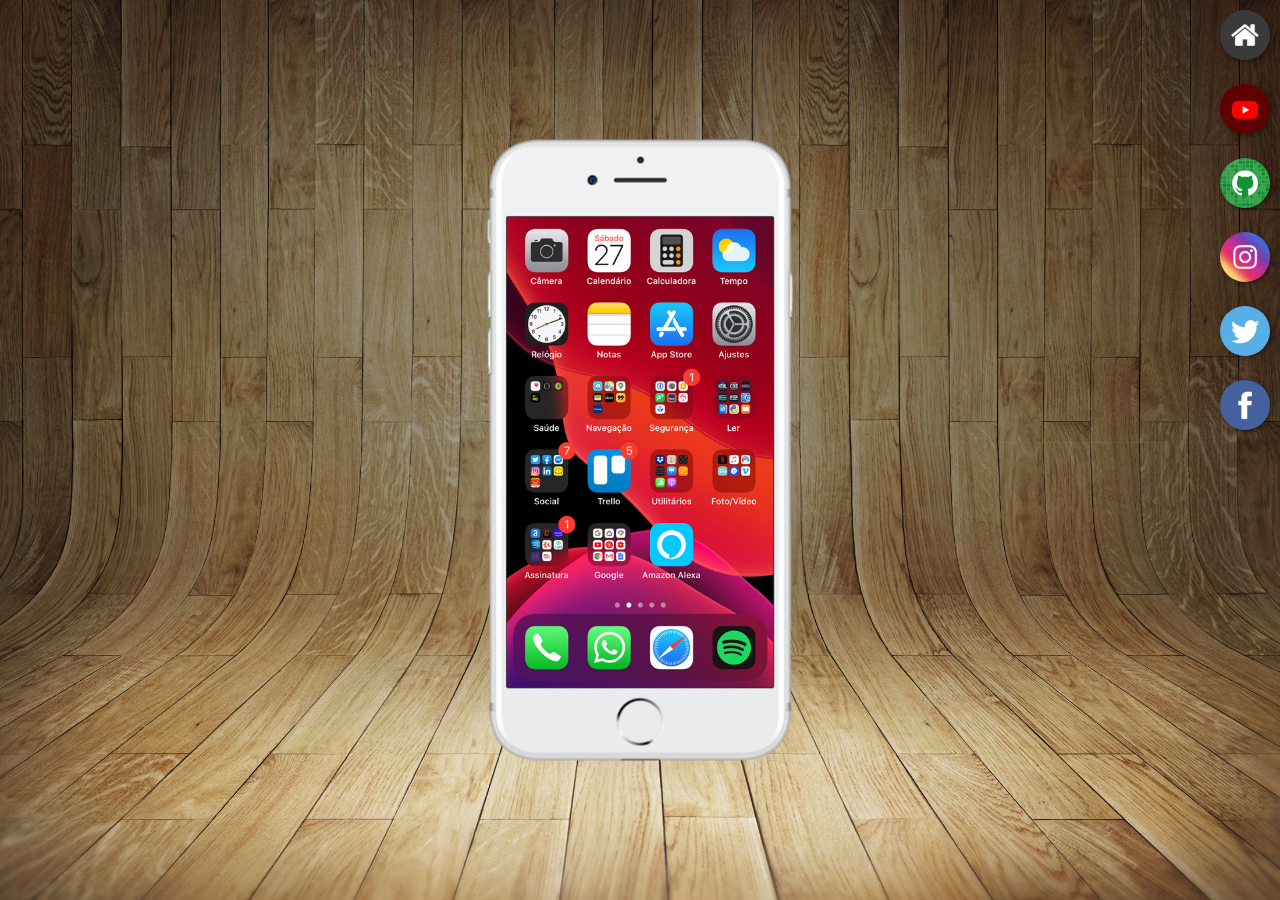
<file: index.html>
<!DOCTYPE html>
<html lang="pt-br">
<head>
    <meta charset="UTF-8">
    <meta name="viewport" content="width=device-width, initial-scale=1.0">
    <link rel="shortcut icon" href="favicon.ico" type="image/x-icon">
    <link rel="stylesheet" href="estilos/style.css">
    <title>Projeto Redes Sociais</title>
</head>
<body>
    <main>
        <section id="telefone">
            <iframe src="home.html" frameborder="0" name="tela" id="tela">
                Seu navegador não é compatível com isso
            </iframe>
        </section>
        <section id="redes-sociais">
            <a href="home.html" target="tela"><img src="imagens/logo-home.jpg" alt="Home"></a><br>
            <a href="youtube.html" target="tela"><img src="imagens/logo-youtube.jpg" alt="Youtube"></a><br>
            <a href="github.html" target="tela"><img src="imagens/logo-github.jpg" alt="GitHub"></a><br> 
            <a href="instagram.html" target="tela"><img src="imagens/logo-instagram.jpg" alt="Instagram"></a><br> 
            <a href="twitter.html" target="tela"><img src="imagens/logo-twitter.jpg" alt="Twitter"></a><br>
            <a href="facebook.html" target="tela"><img src="imagens/logo-facebook.jpg" alt="Facebook"></a> 
        </section>
    </main>
</body>
</html>
</file>
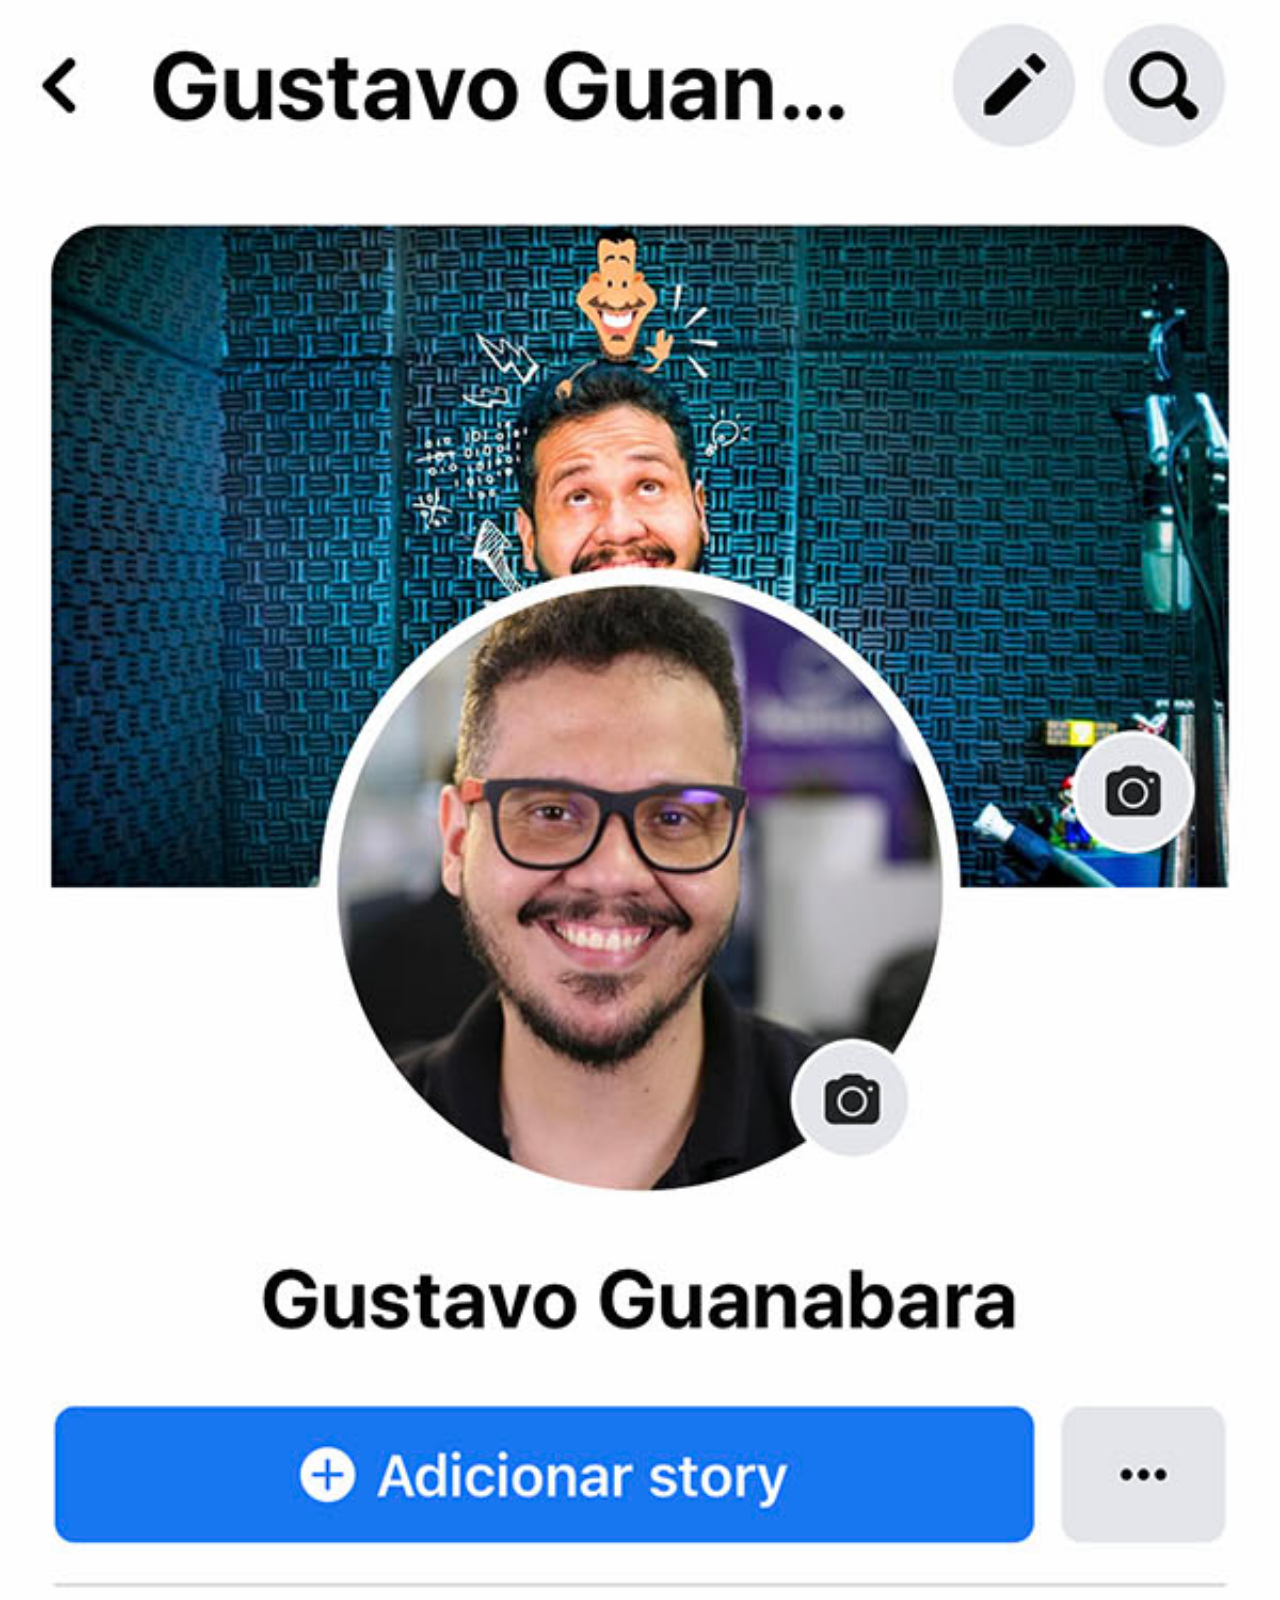
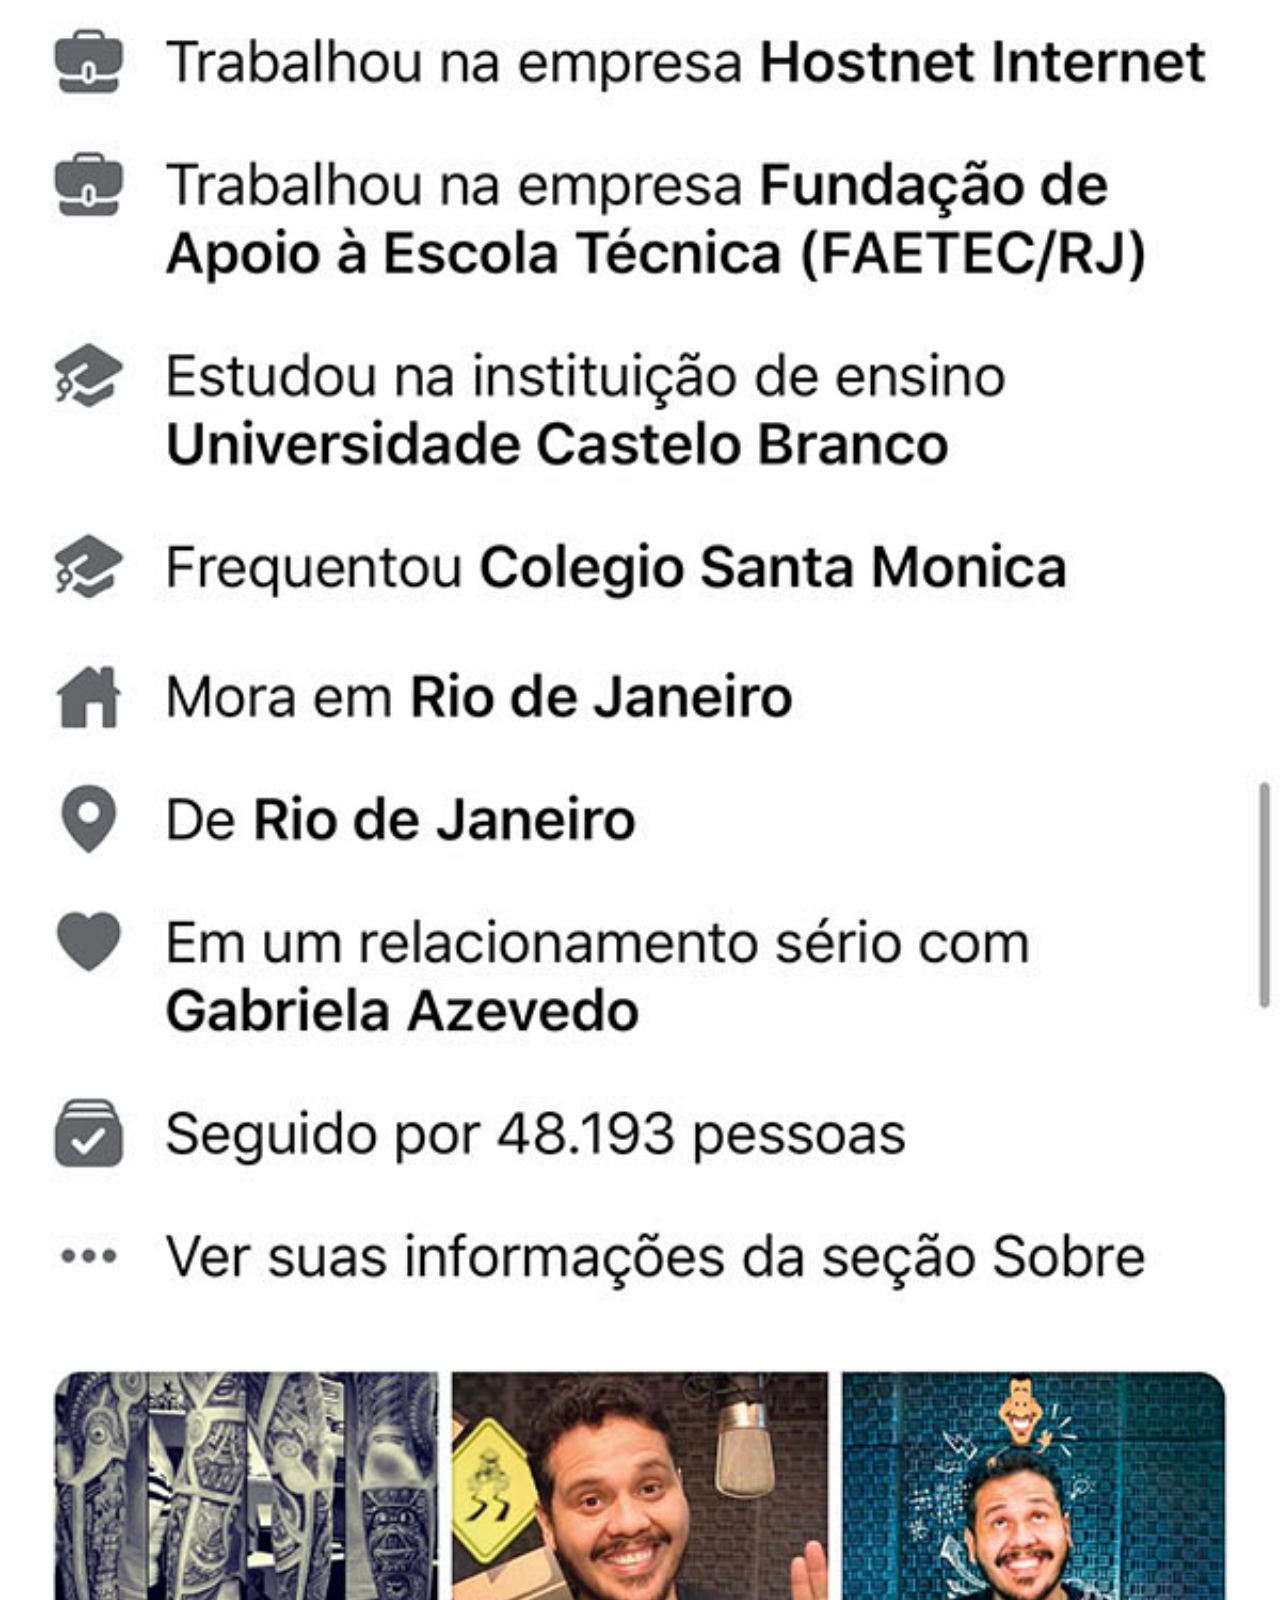
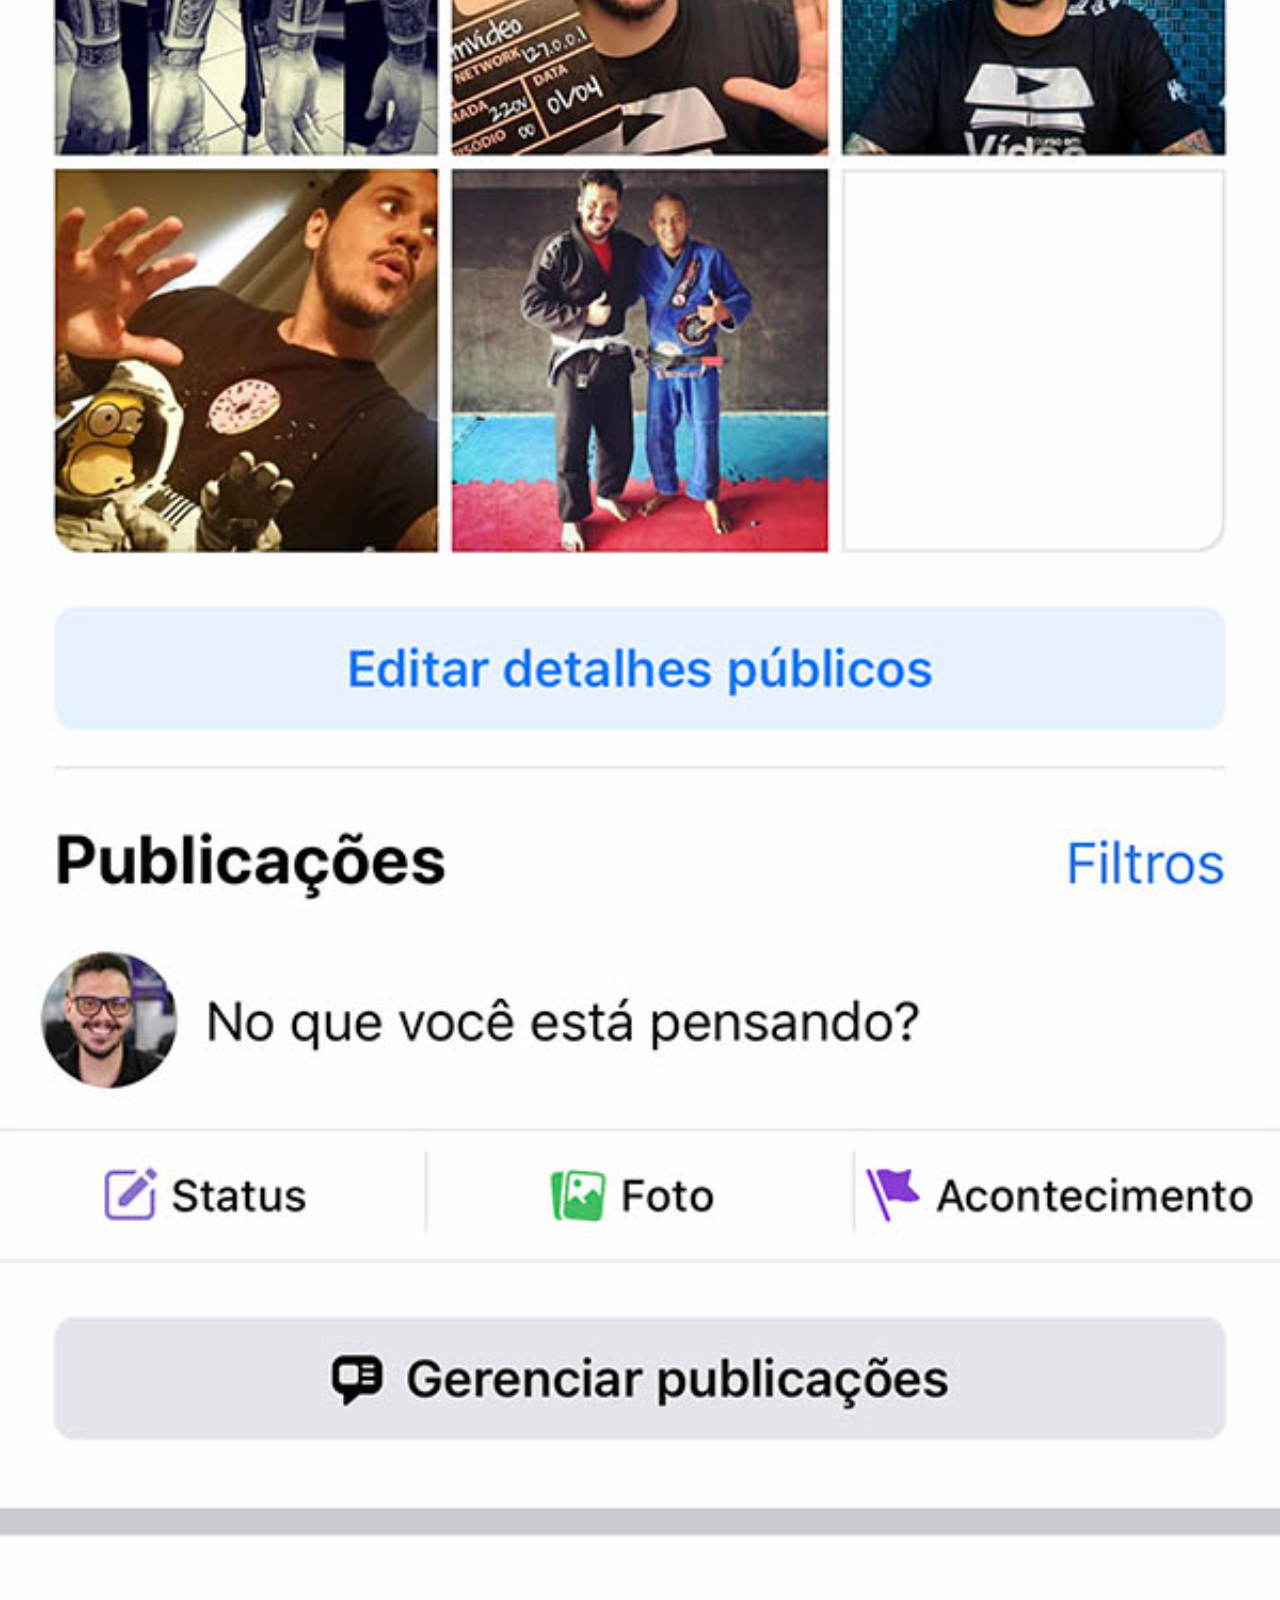
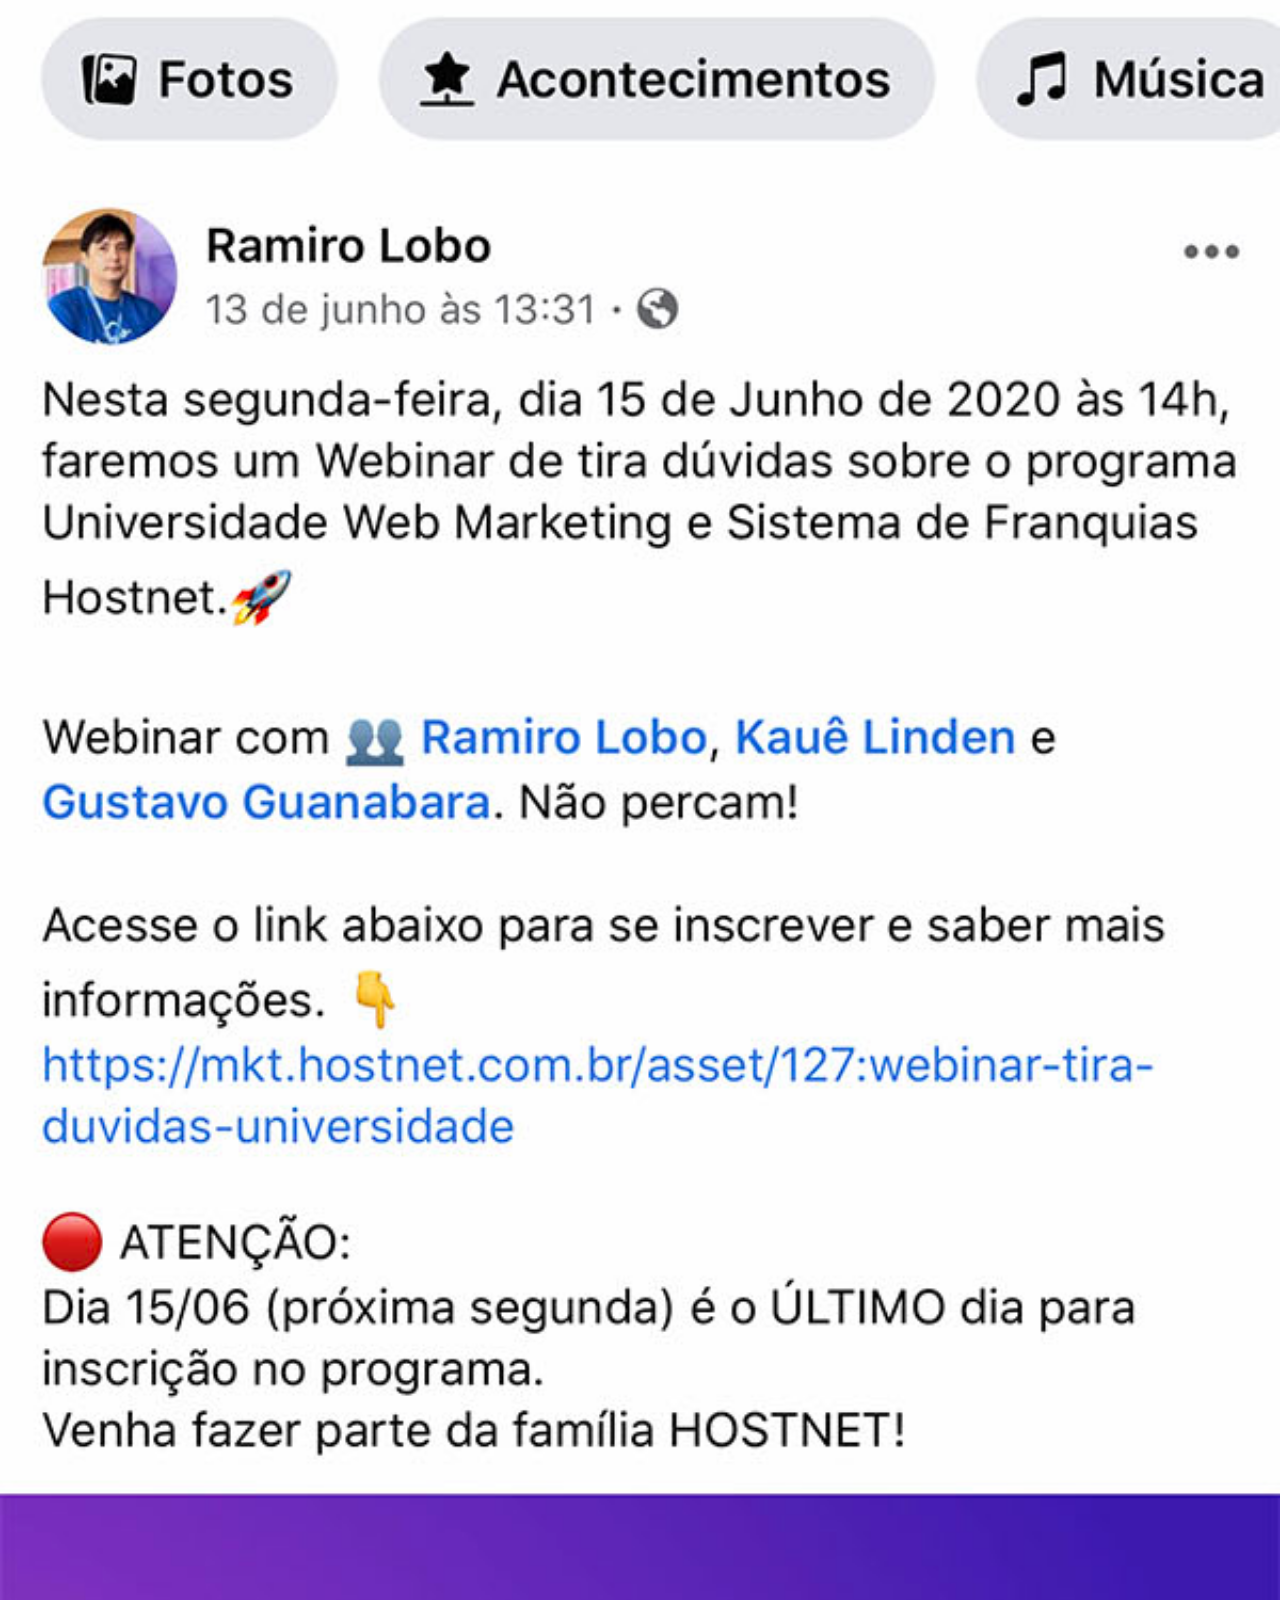
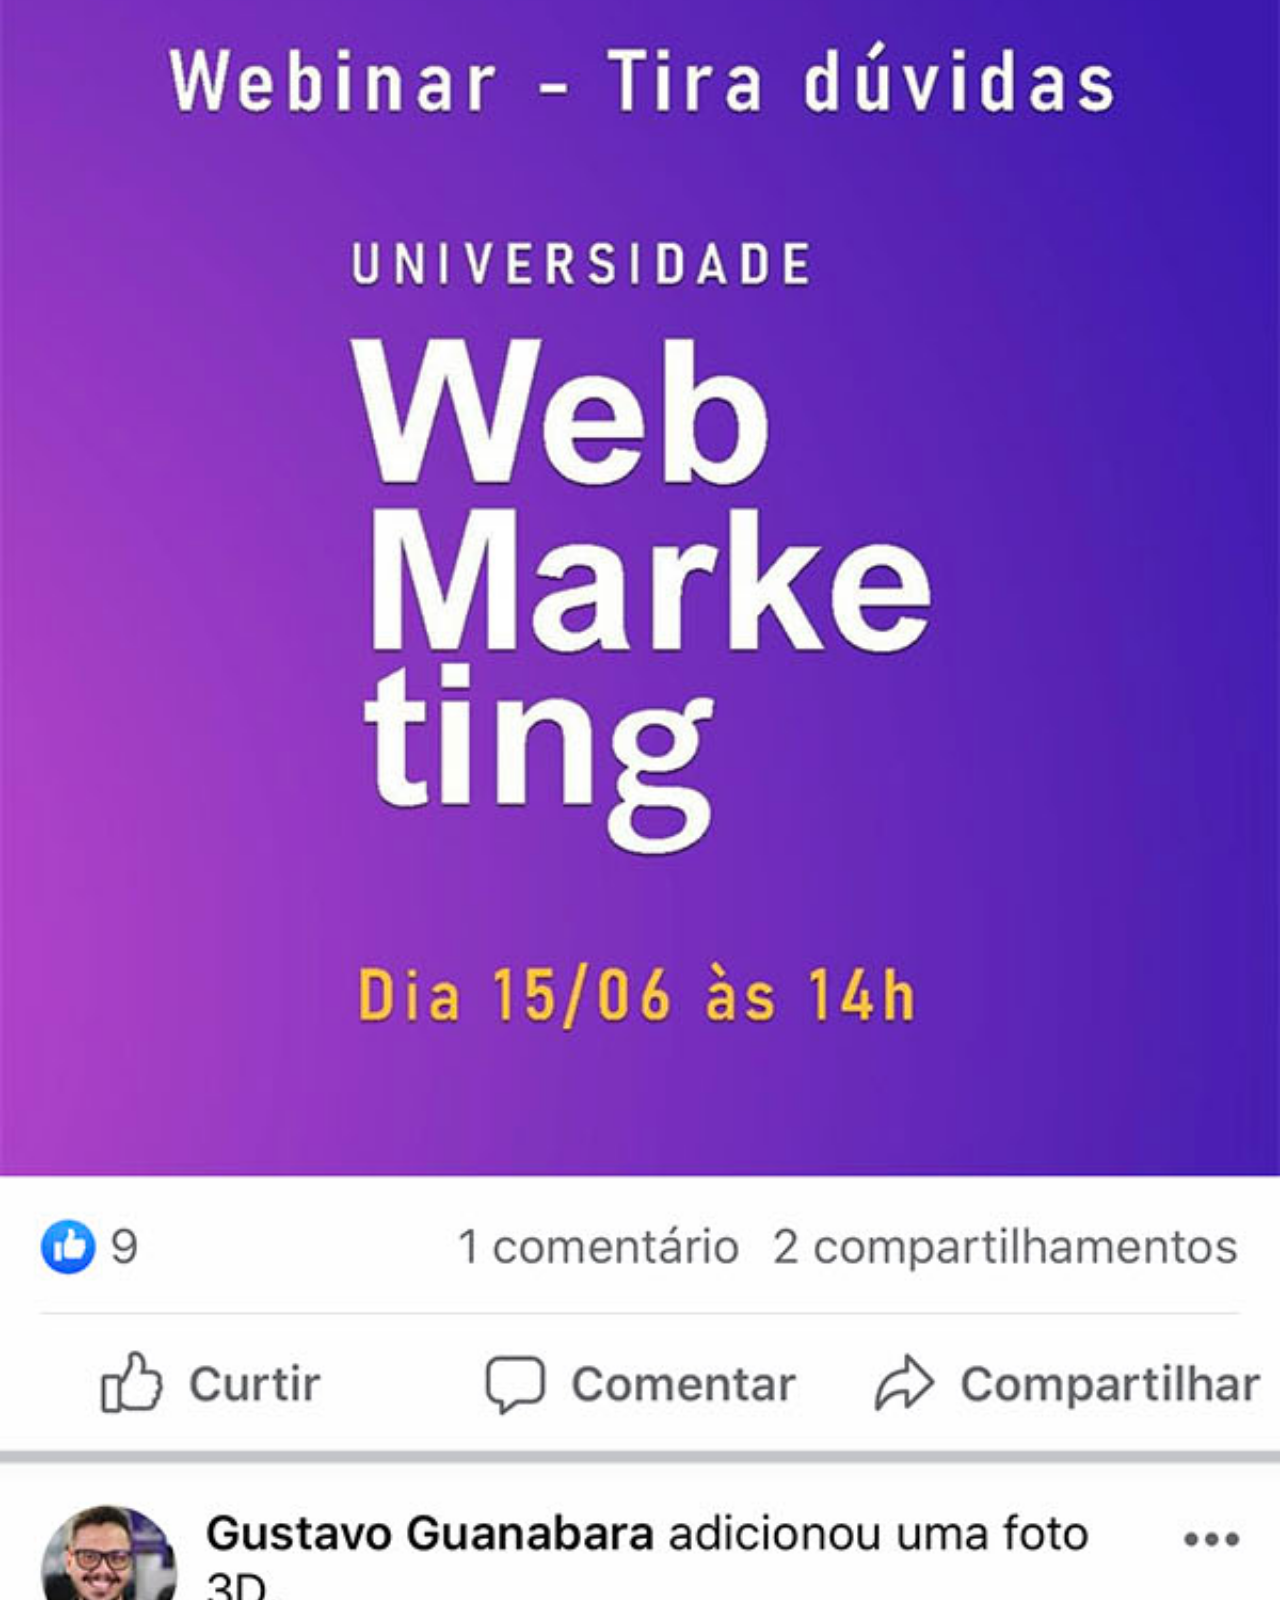
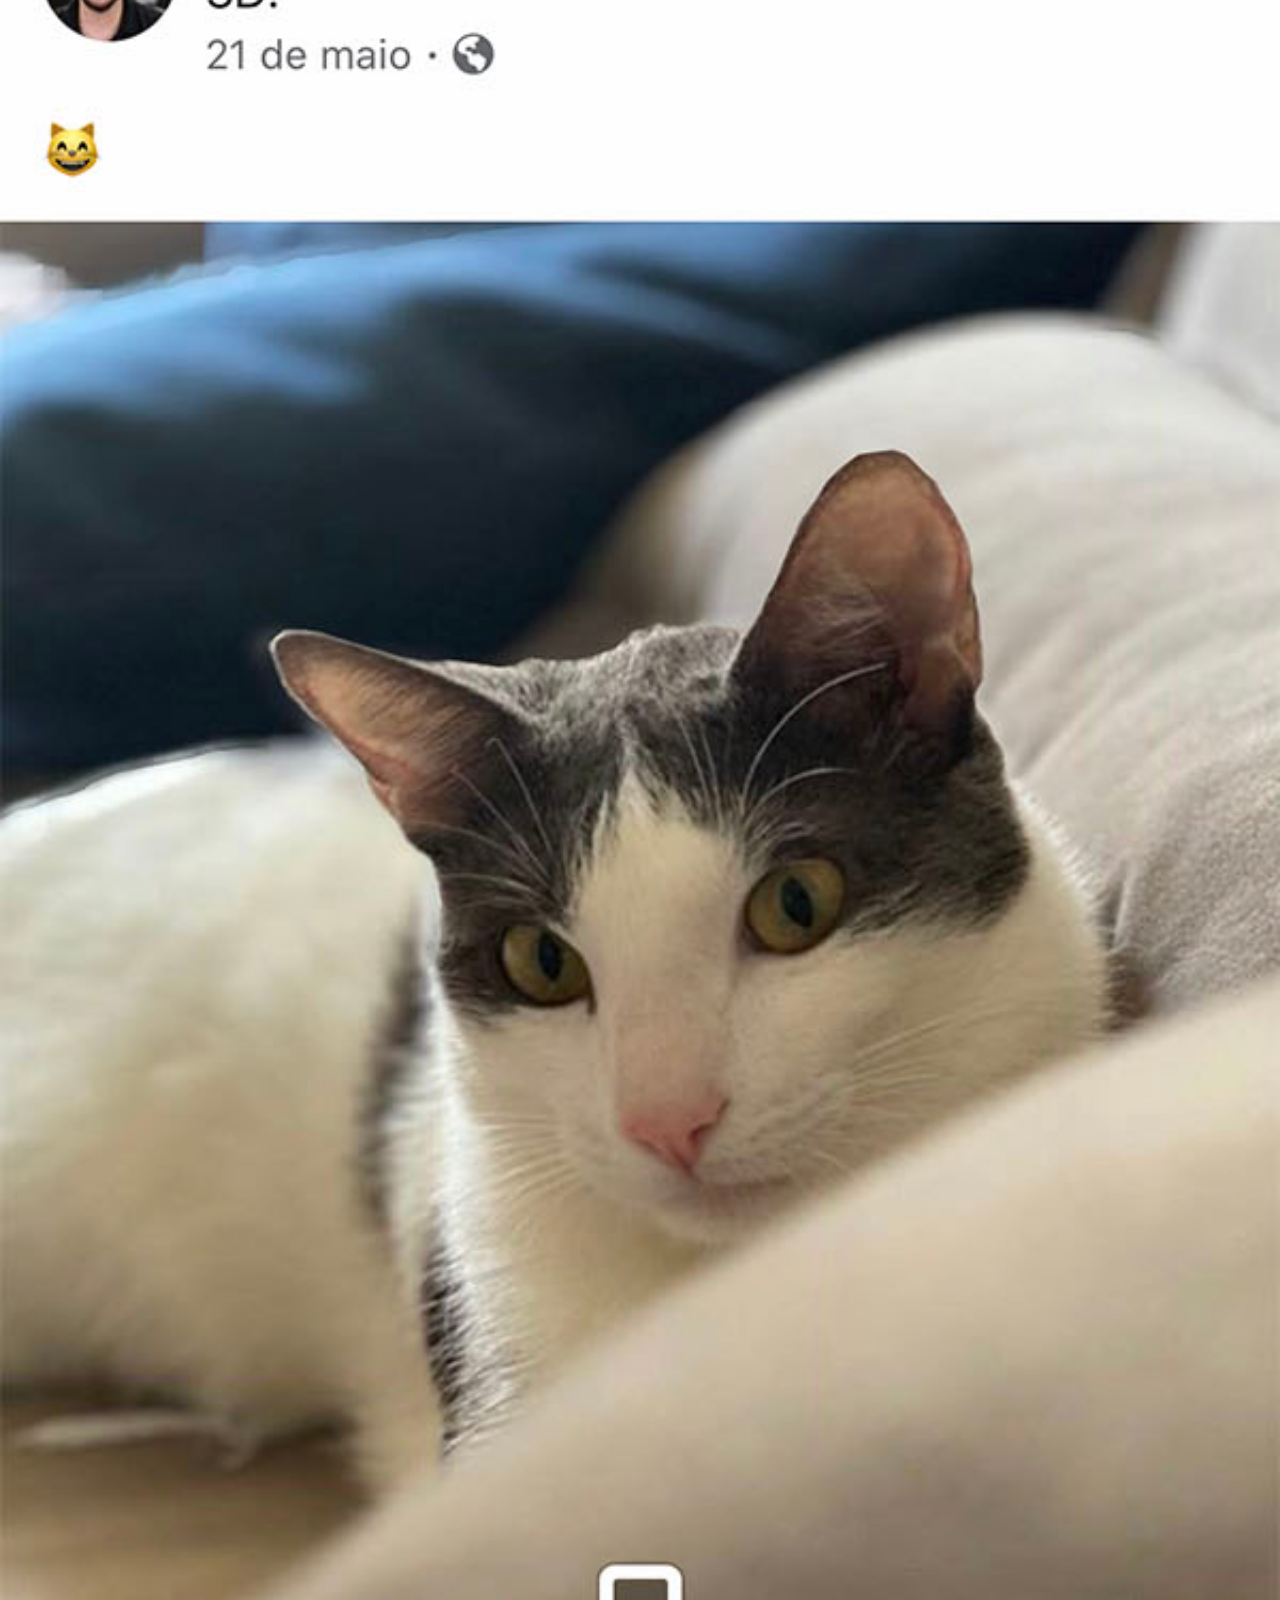
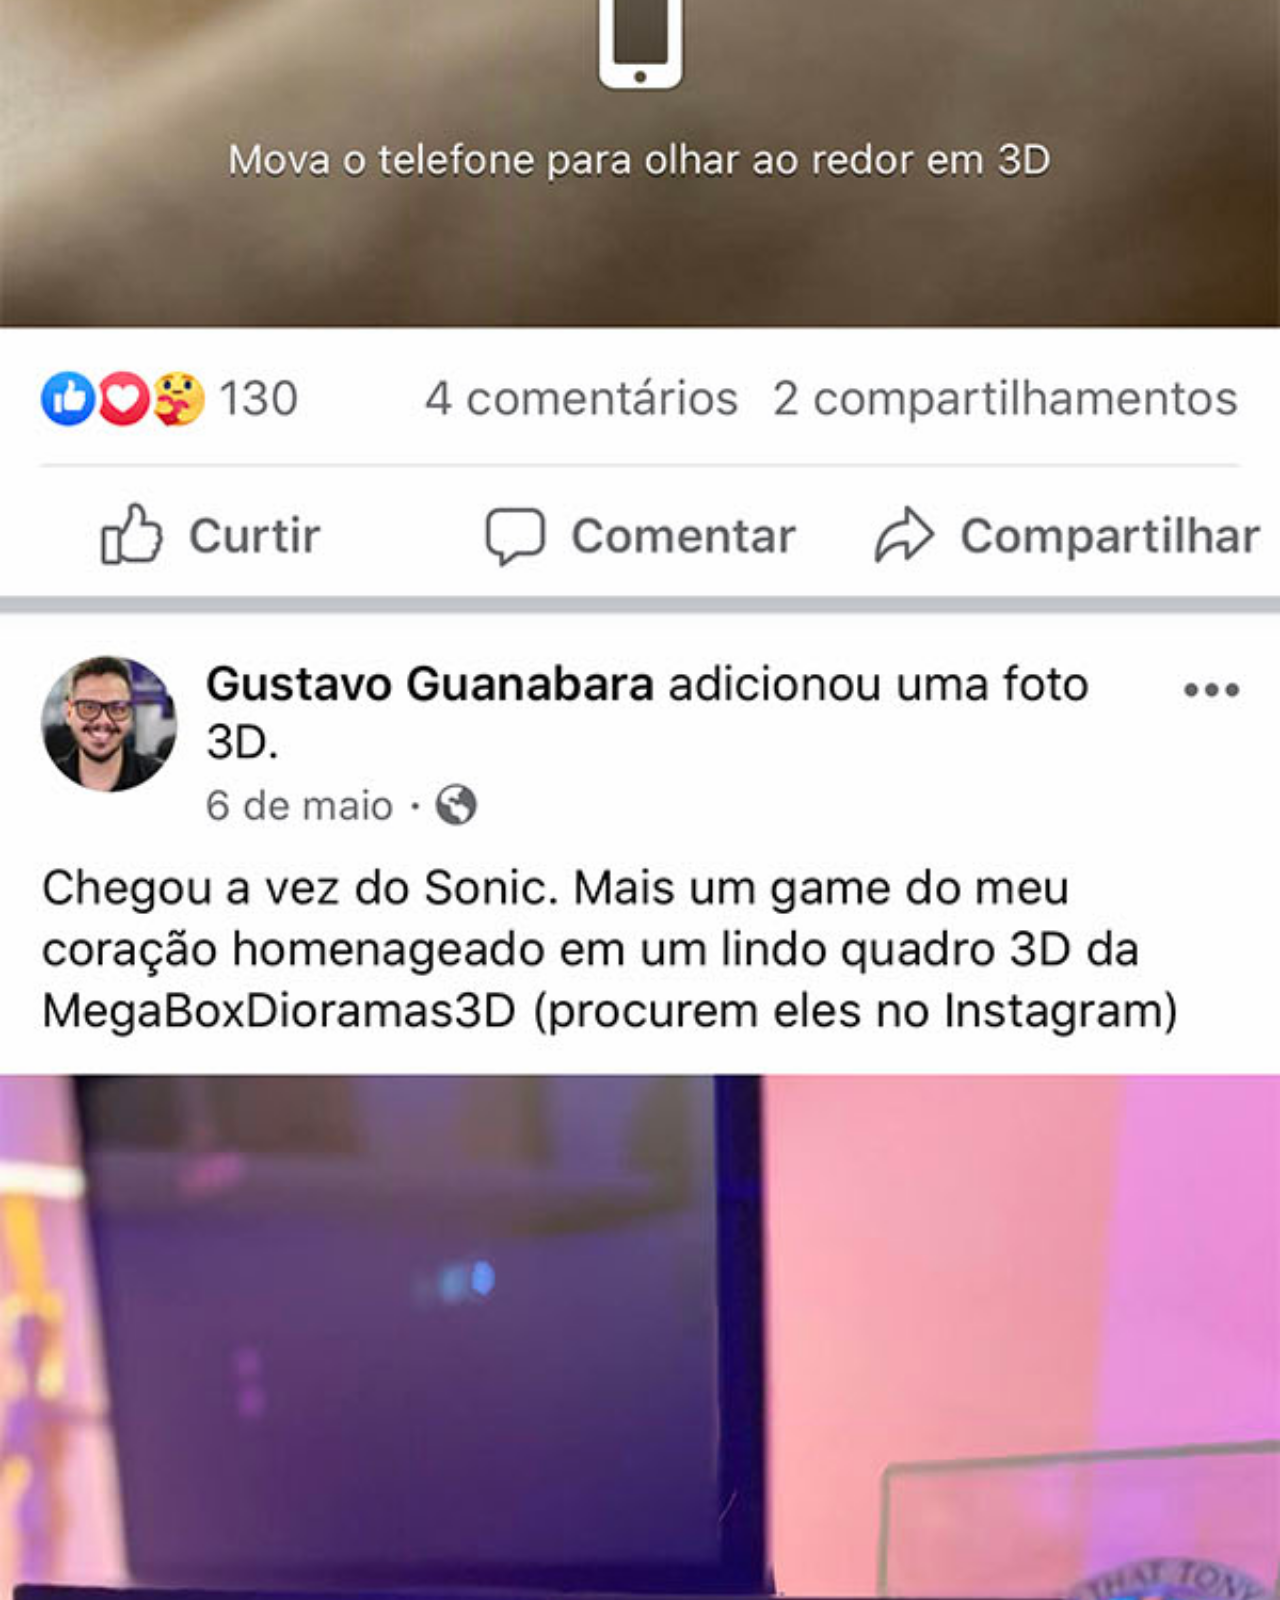
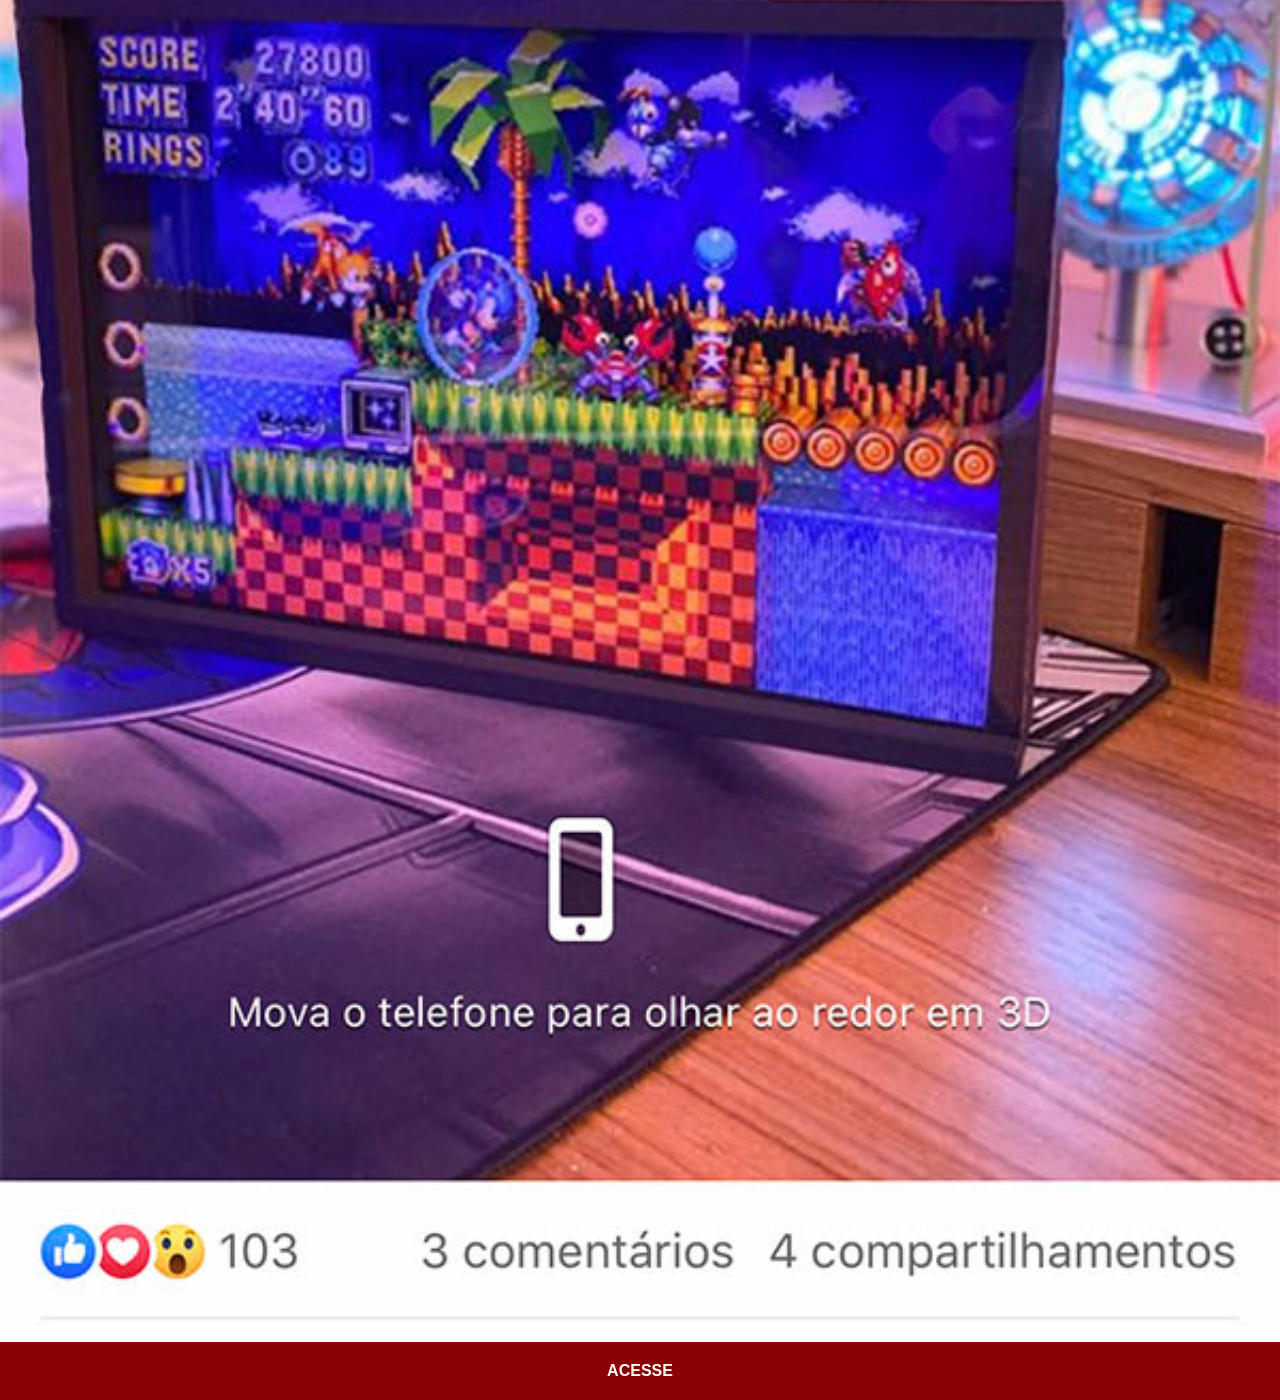
<file: facebook.html>
<!DOCTYPE html>
<html lang="pt-br">
<head>
    <meta charset="UTF-8">
    <meta name="viewport" content="width=device-width, initial-scale=1.0">
    <title>Facebook</title>
    <link rel="stylesheet" href="estilos/social.css">
</head>
<body>
    <img src="imagens/tela-facebook.jpg" alt="Facebook">
    <a href="https://www.facebook.com/gustavoguanabara/" target="_blank">ACESSE</a>
</body>
</html>
</file>
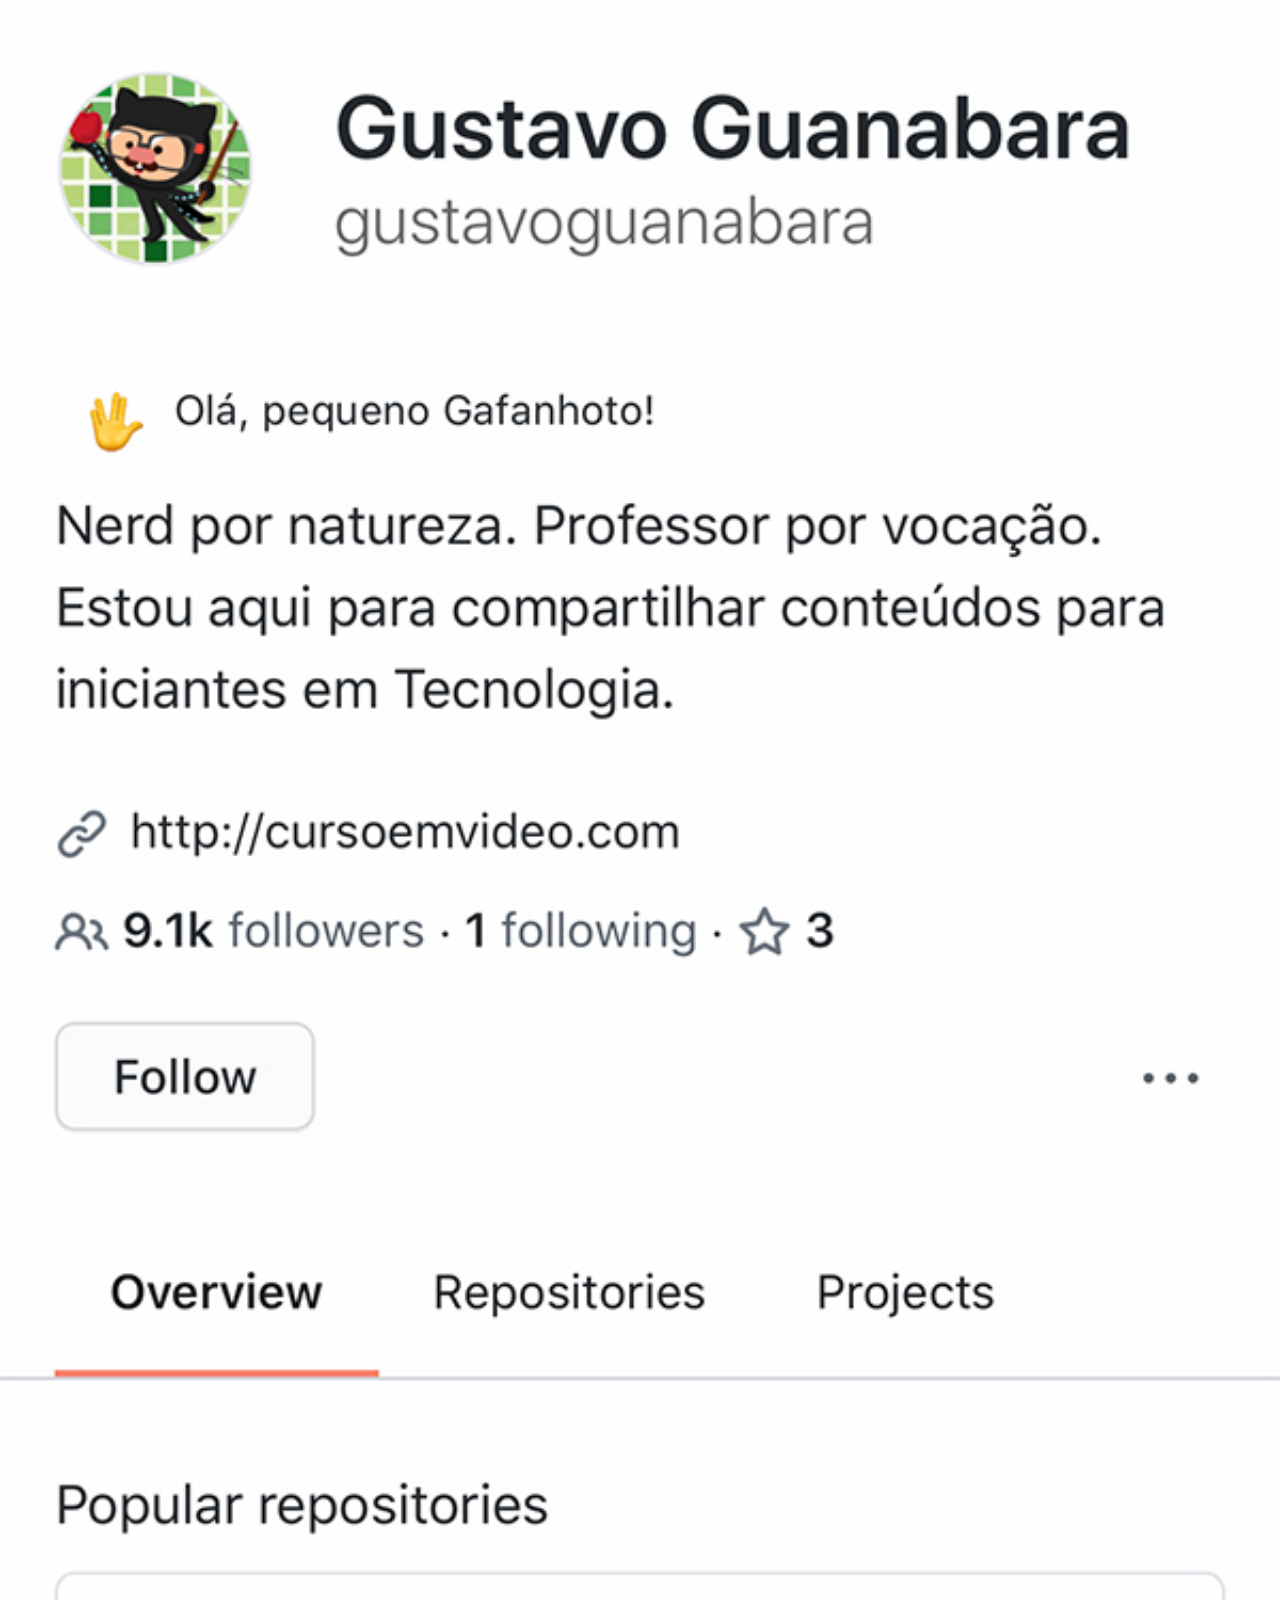
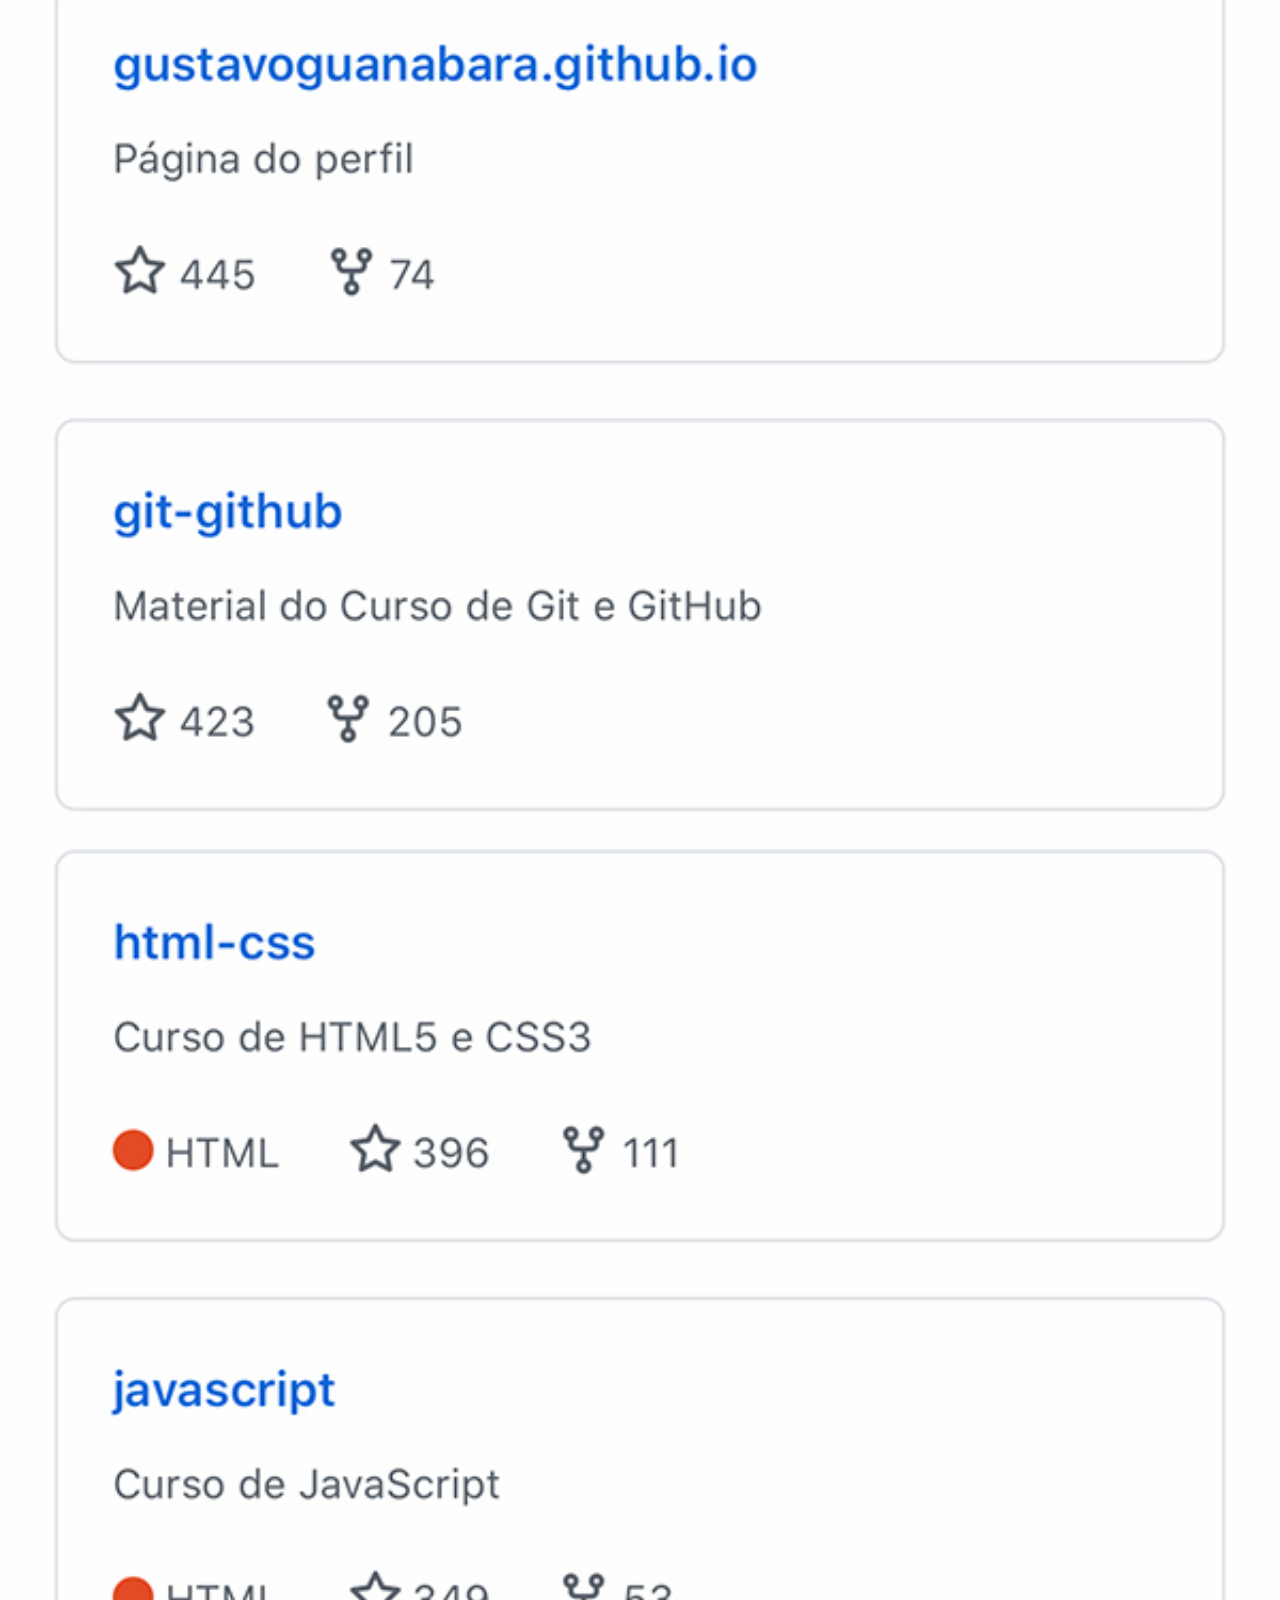
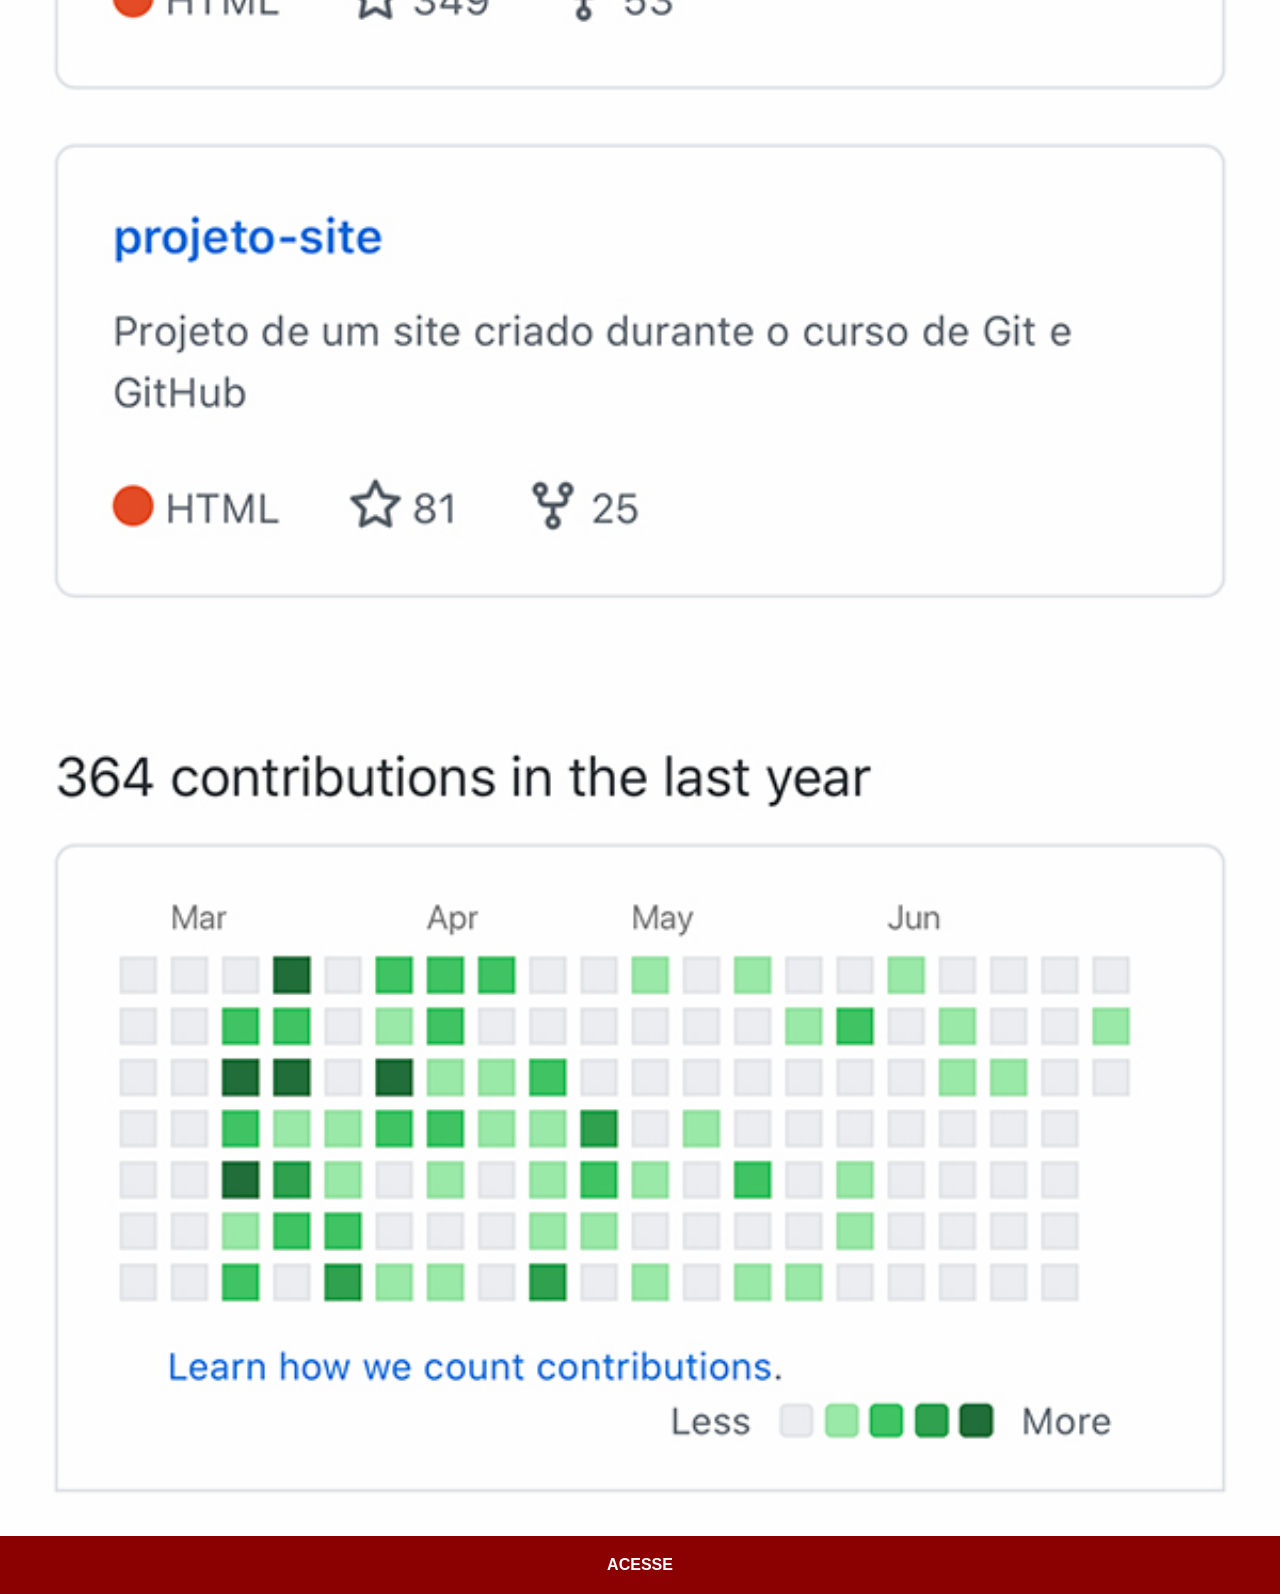
<file: github.html>
<!DOCTYPE html>
<html lang="pt-br">
<head>
    <meta charset="UTF-8">
    <meta name="viewport" content="width=device-width, initial-scale=1.0">
    <title>GitHub</title>
    <link rel="stylesheet" href="estilos/social.css">
</head>
<body>
    <img src="imagens/tela-github.jpg" alt="GitHub">
    <a href="https://github.com/gustavoguanabara" target="_blank">ACESSE</a>
</body>
</html>
</file>
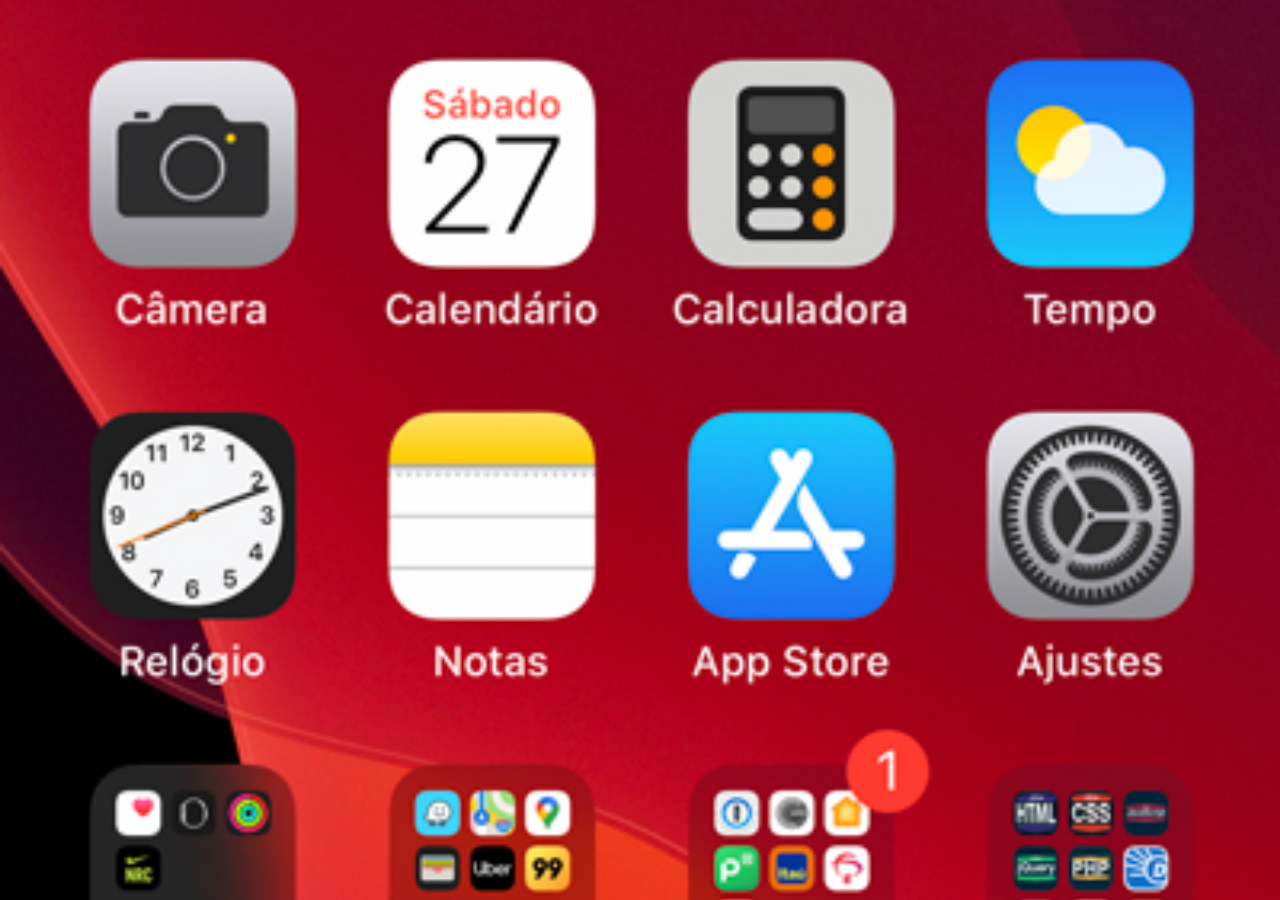
<file: home.html>
<!DOCTYPE html>
<html lang="pt-br">
<head>
    <meta charset="UTF-8">
    <meta name="viewport" content="width=device-width, initial-scale=1.0">
    <title>Home</title>
</head>
<style>
    *{
        margin: 0px;
        padding: 0px;
    }

    body{
        width: 100vw;
        height: 100vh;
        background: black url('imagens/tela-home.jpg') no-repeat top center;
        background-size: cover;
    }
</style>
<body>

</body>
</html>
</file>
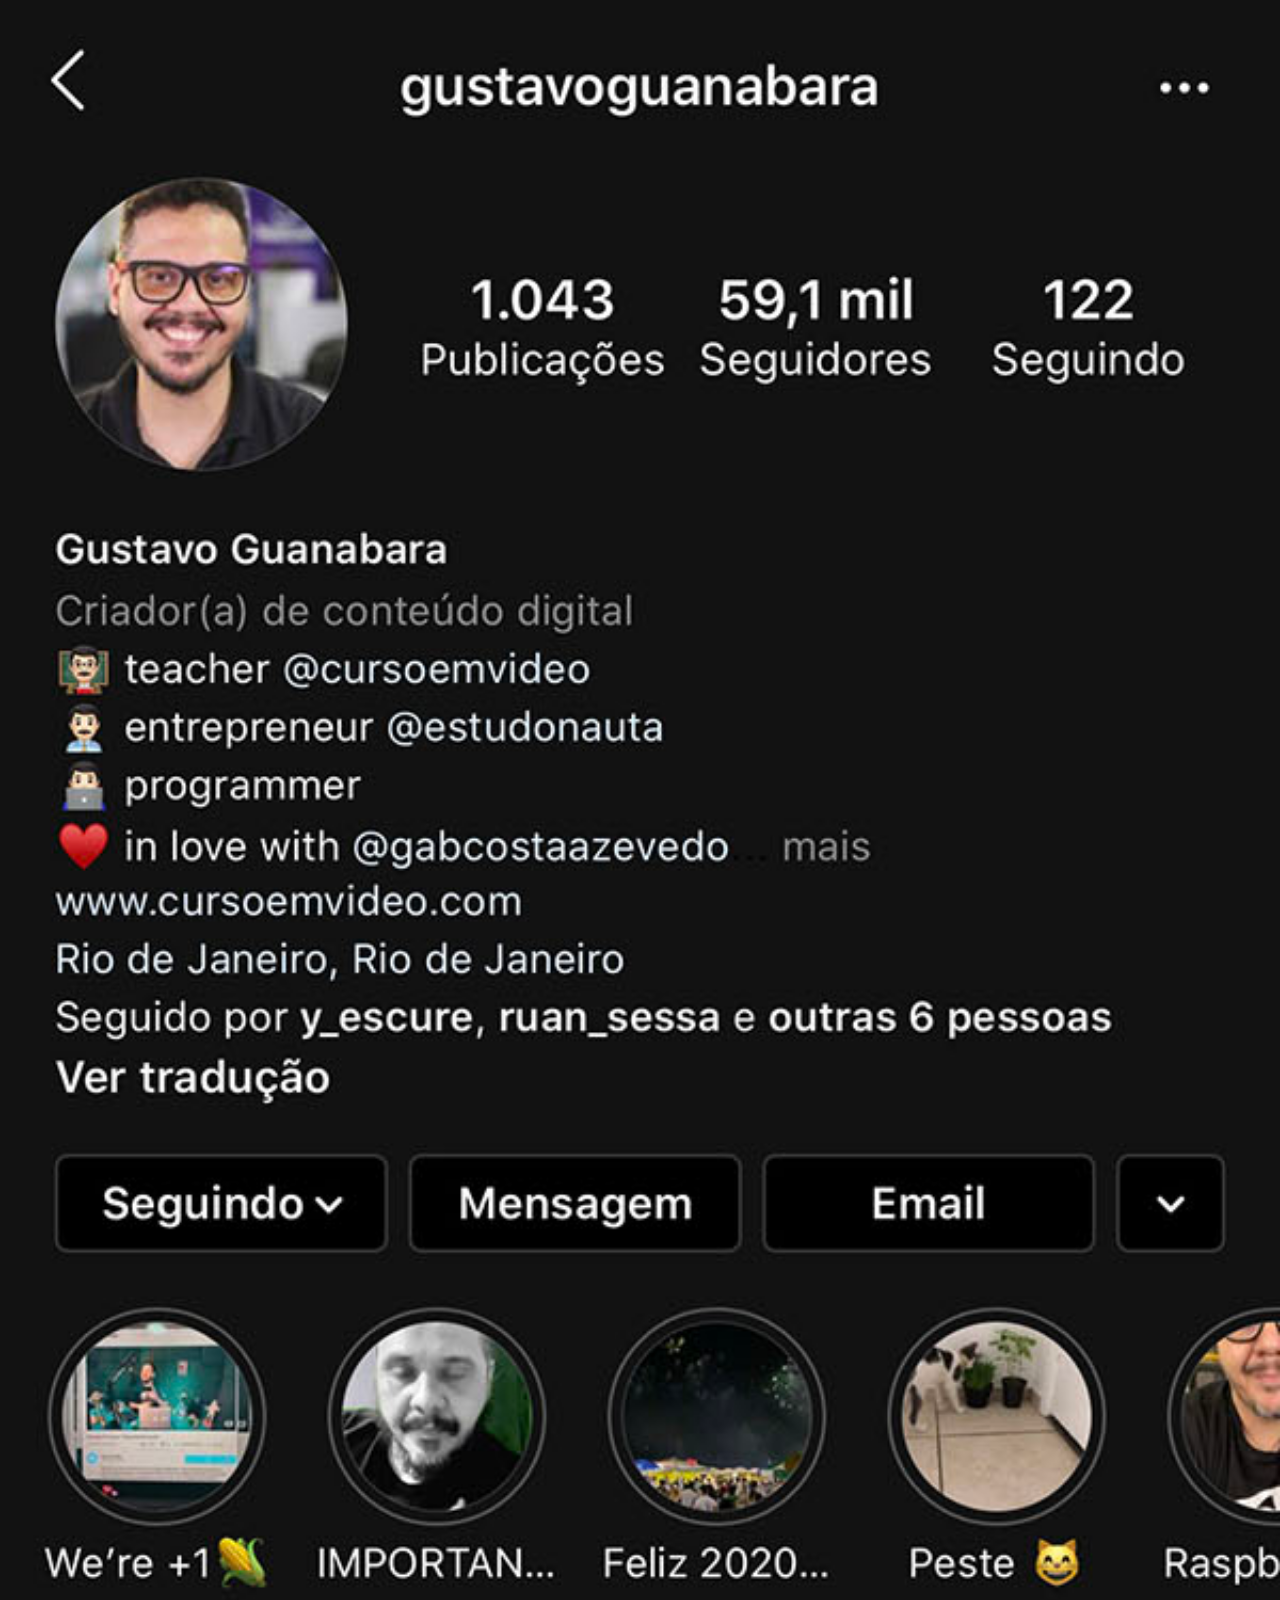
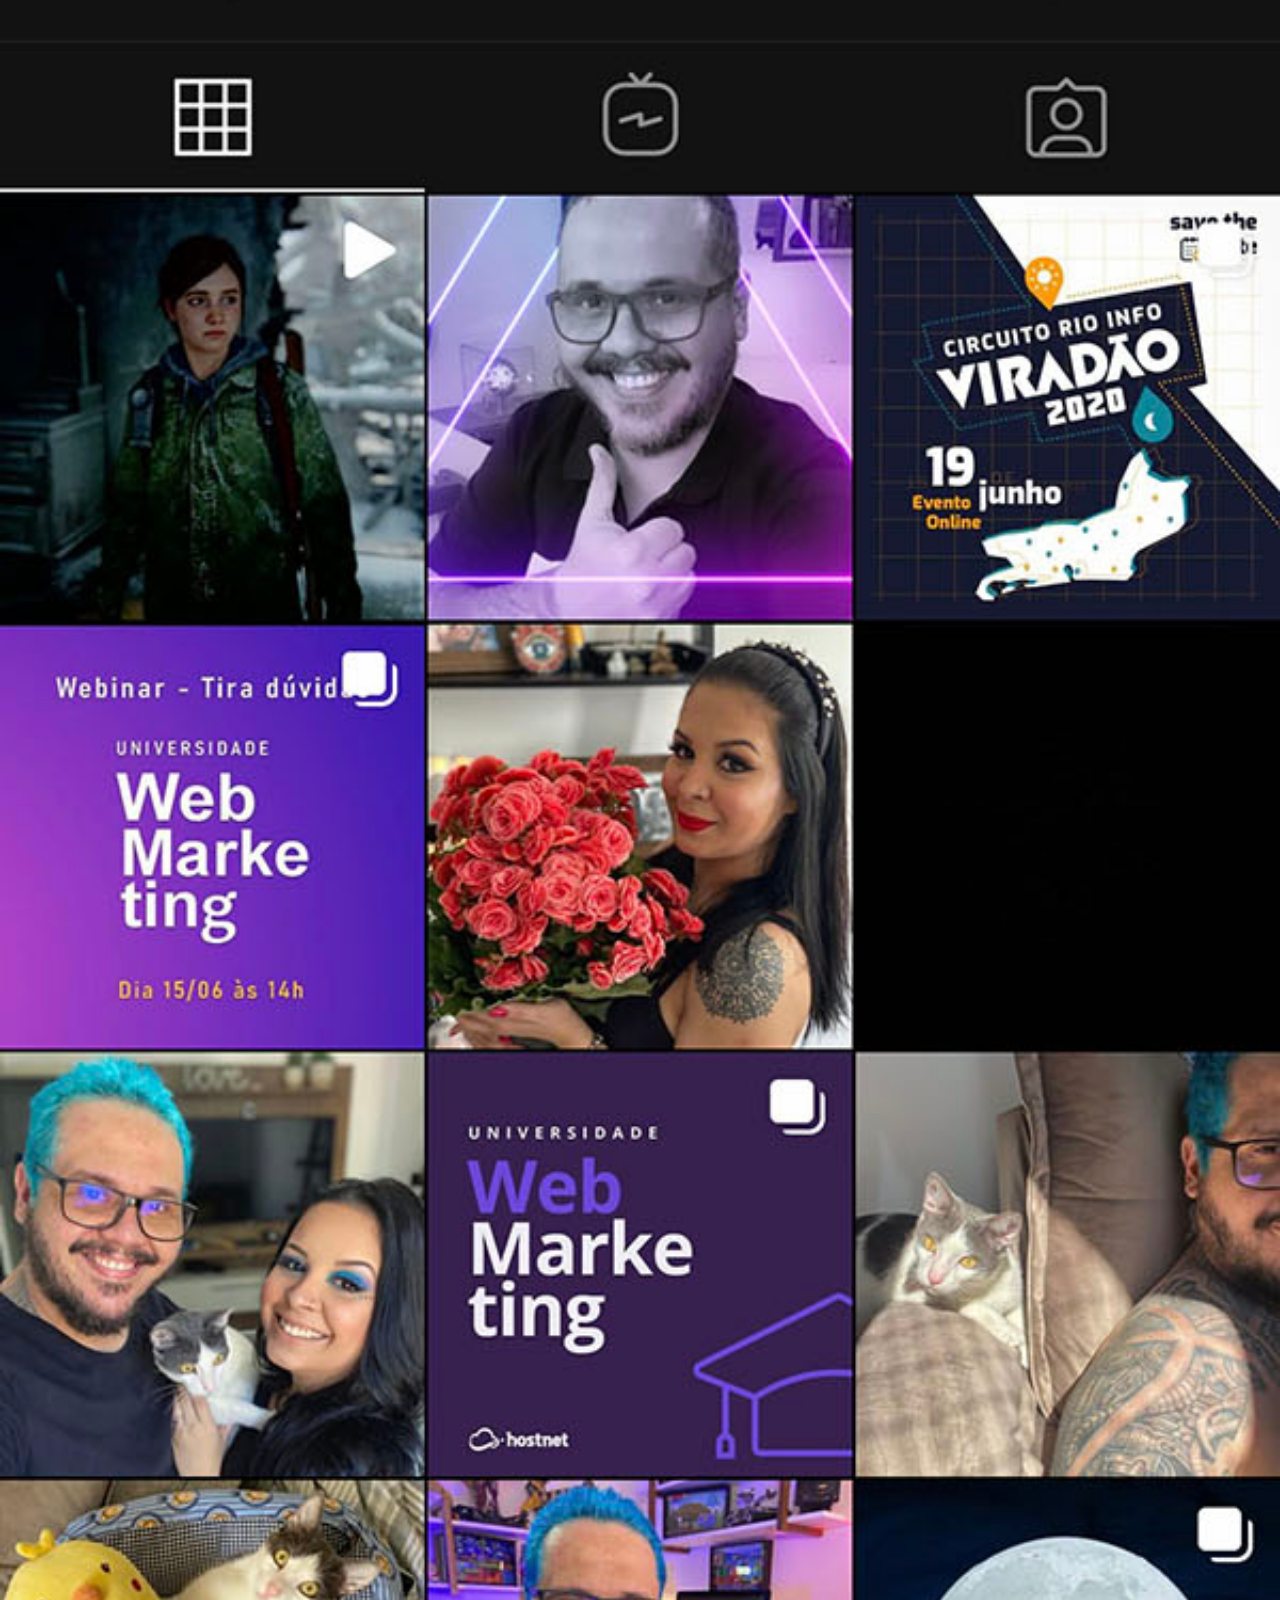
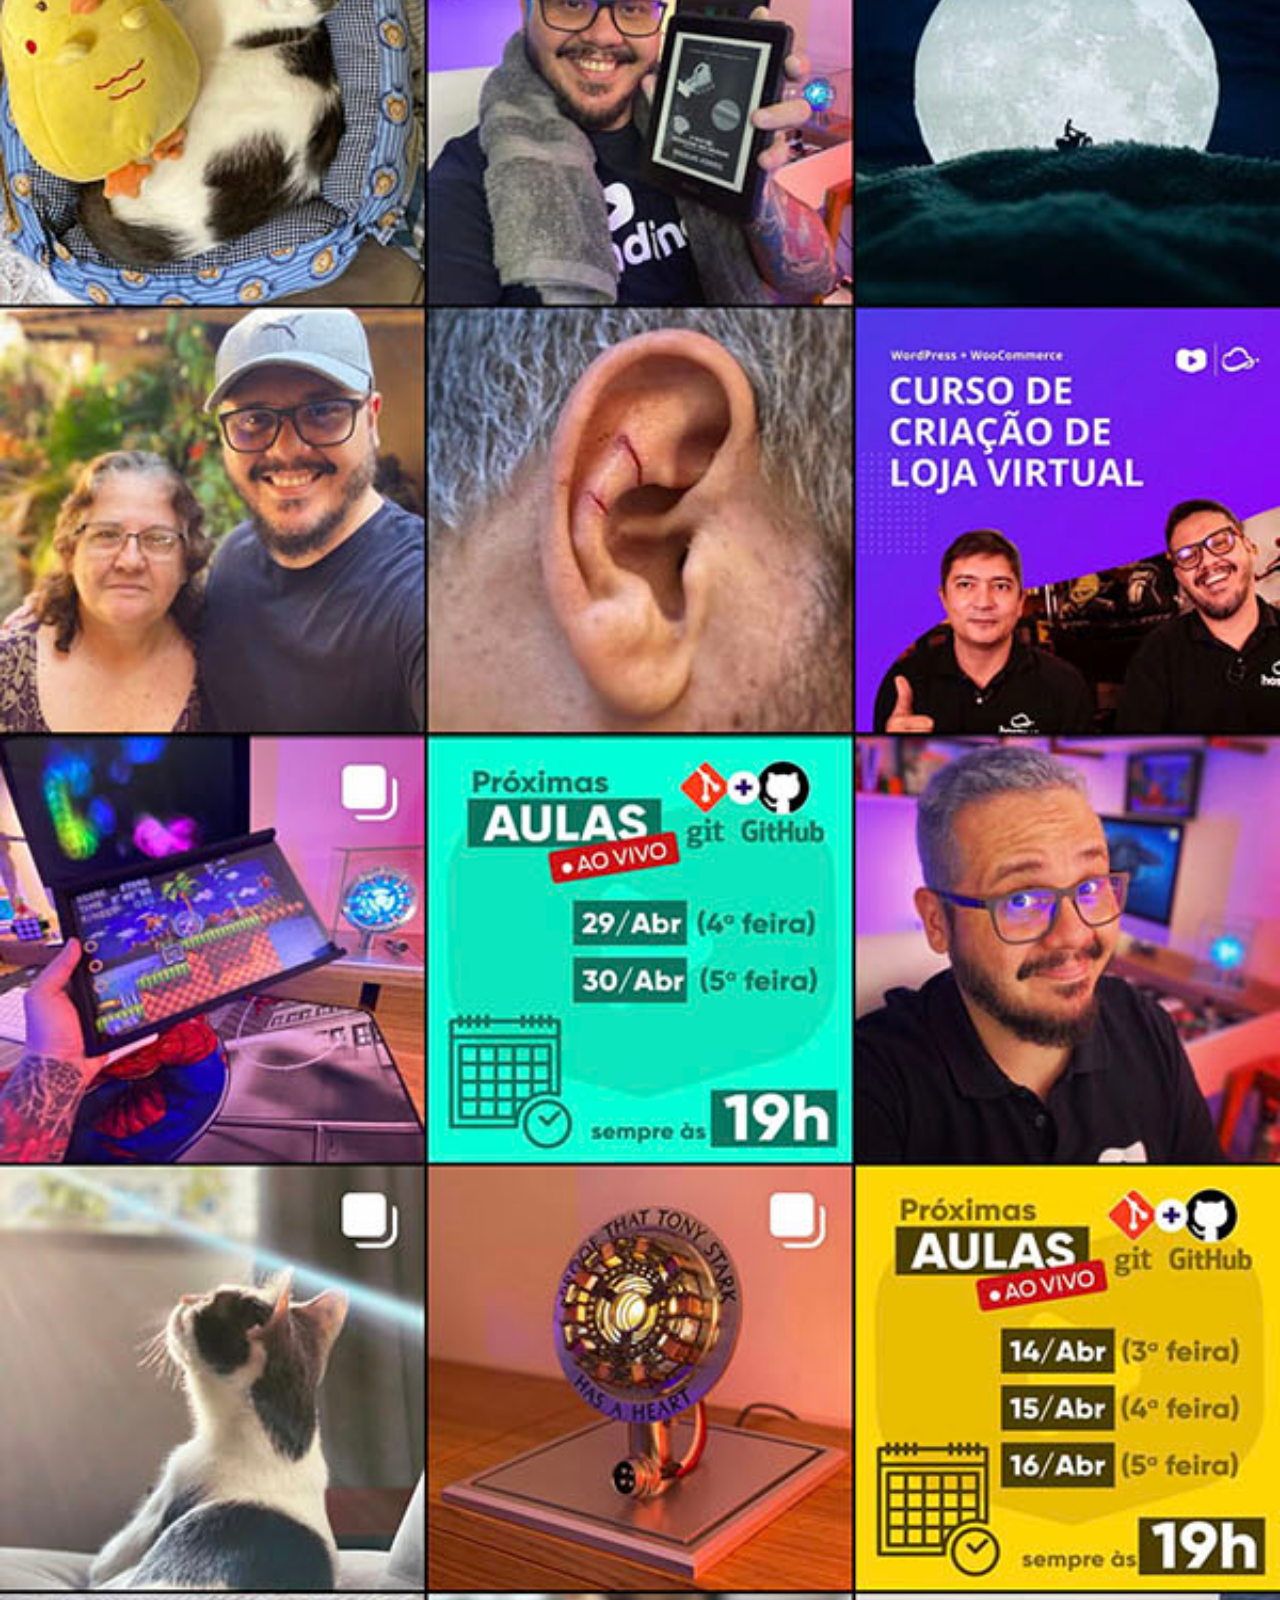
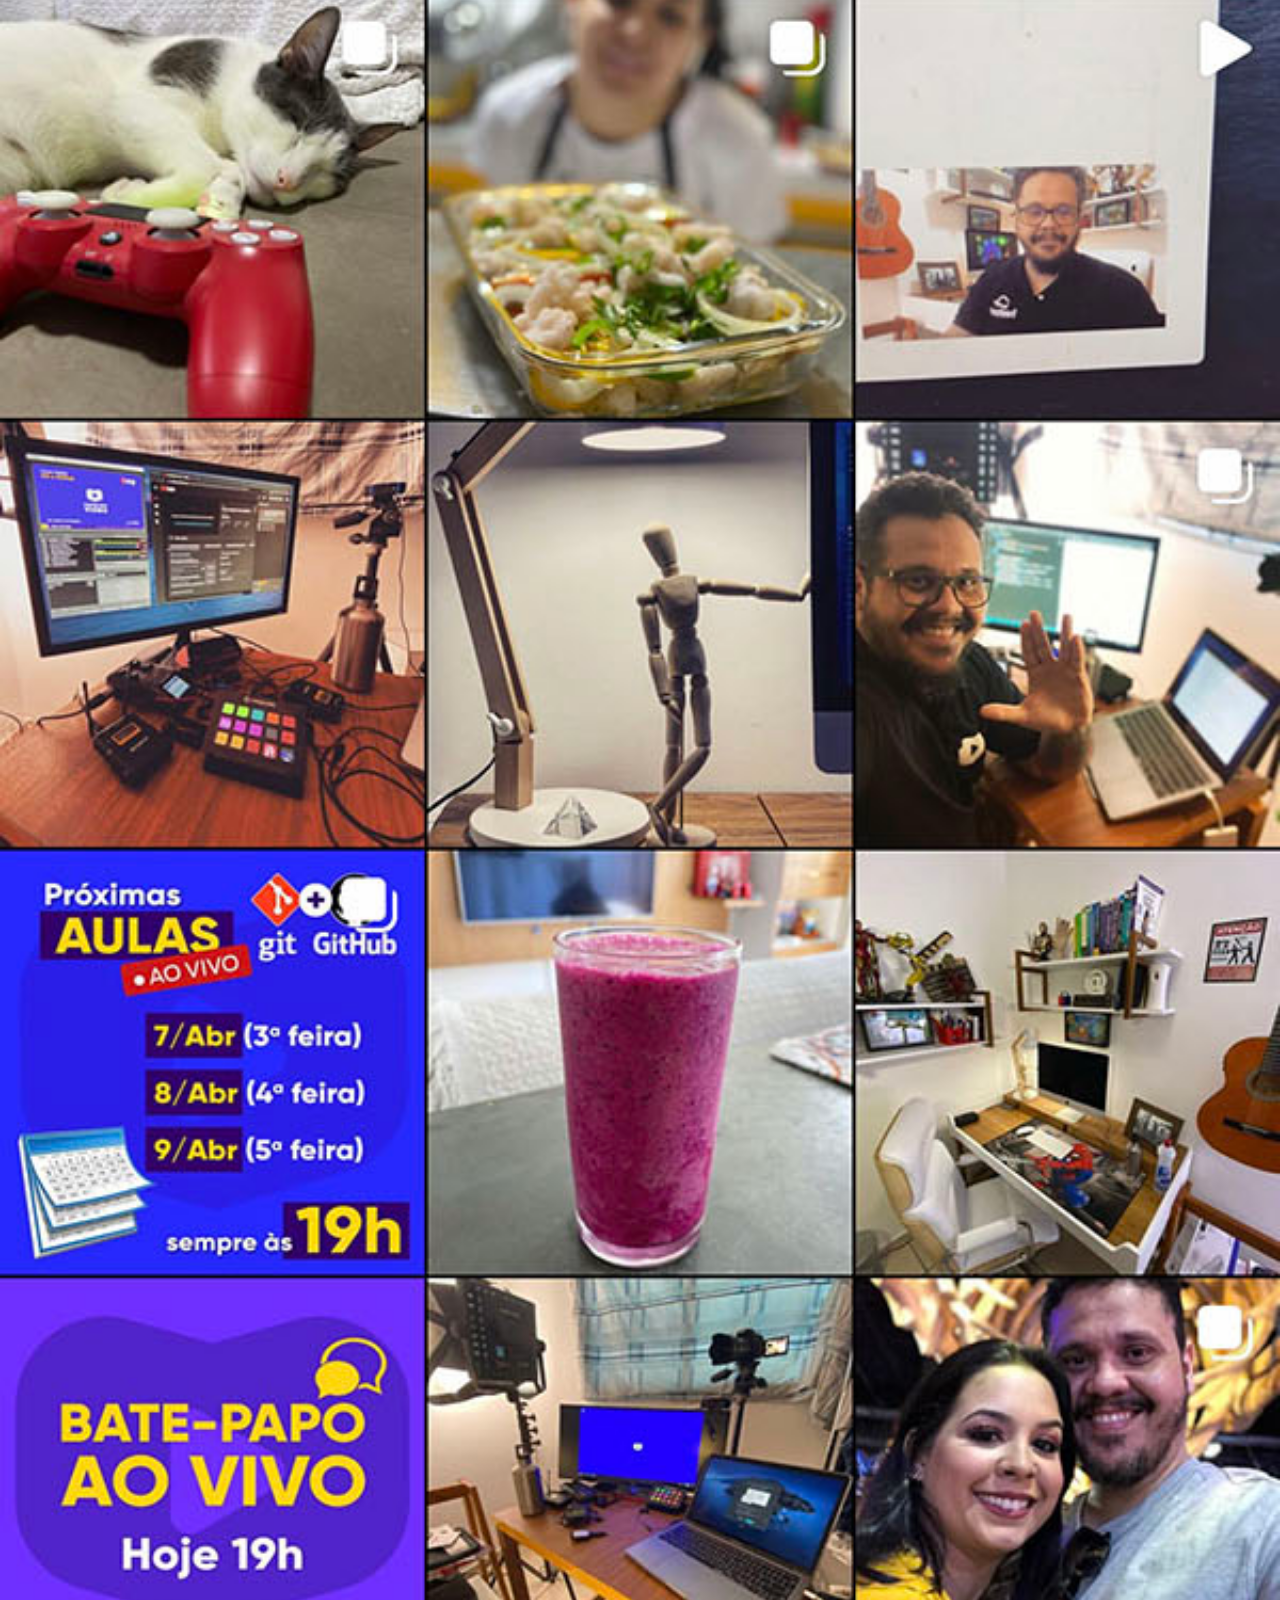
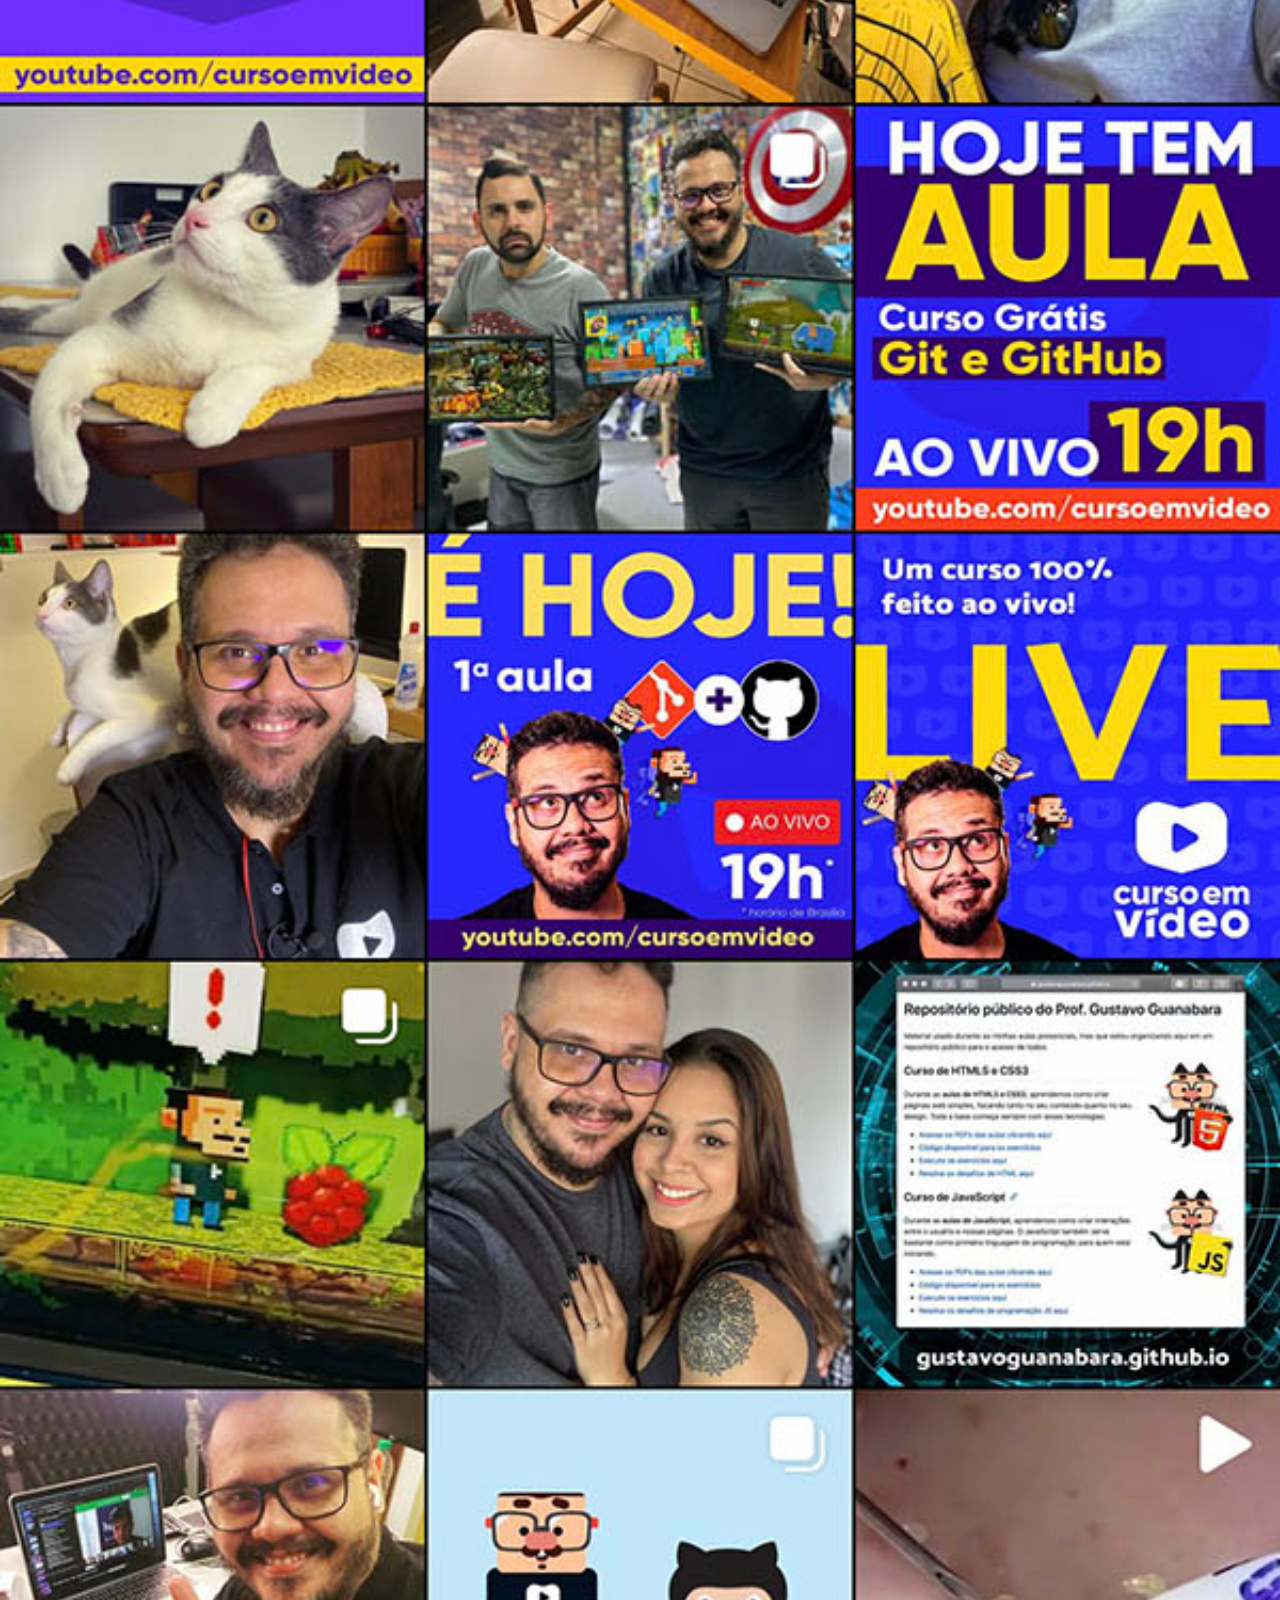
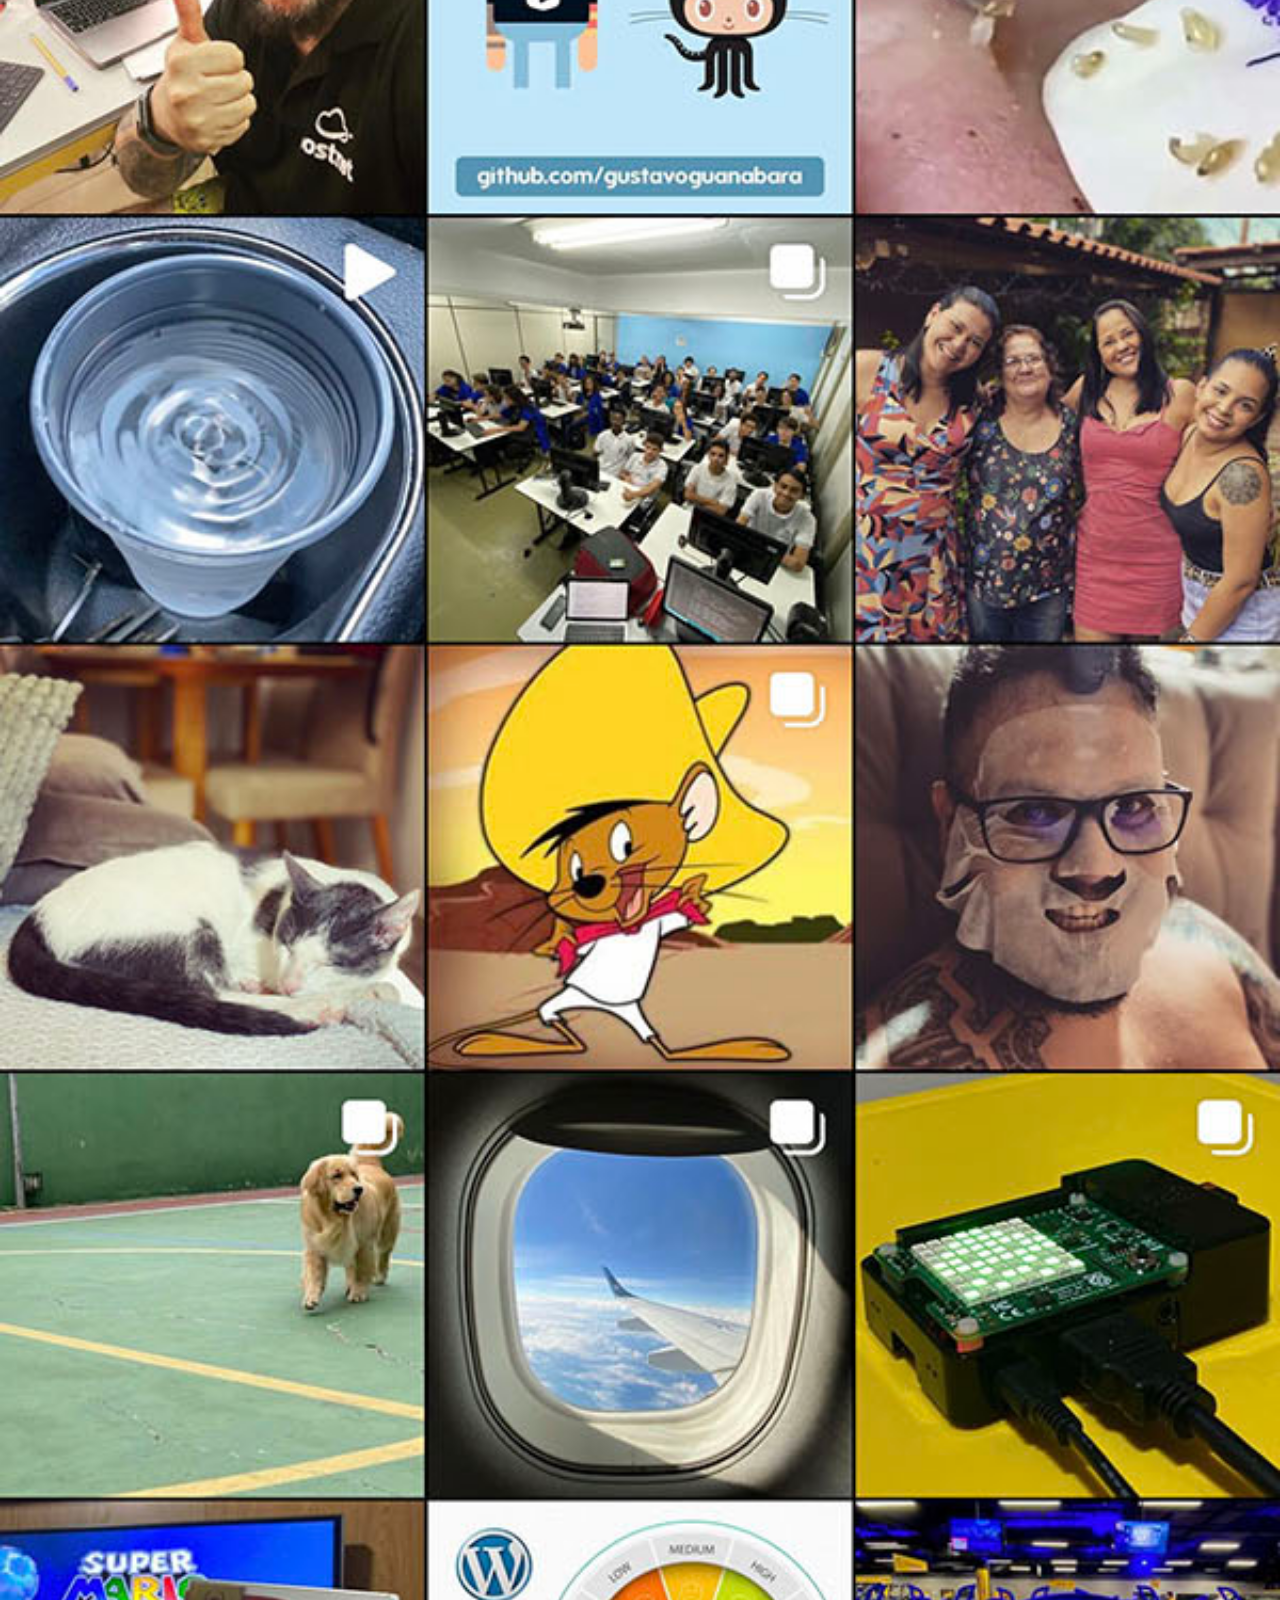
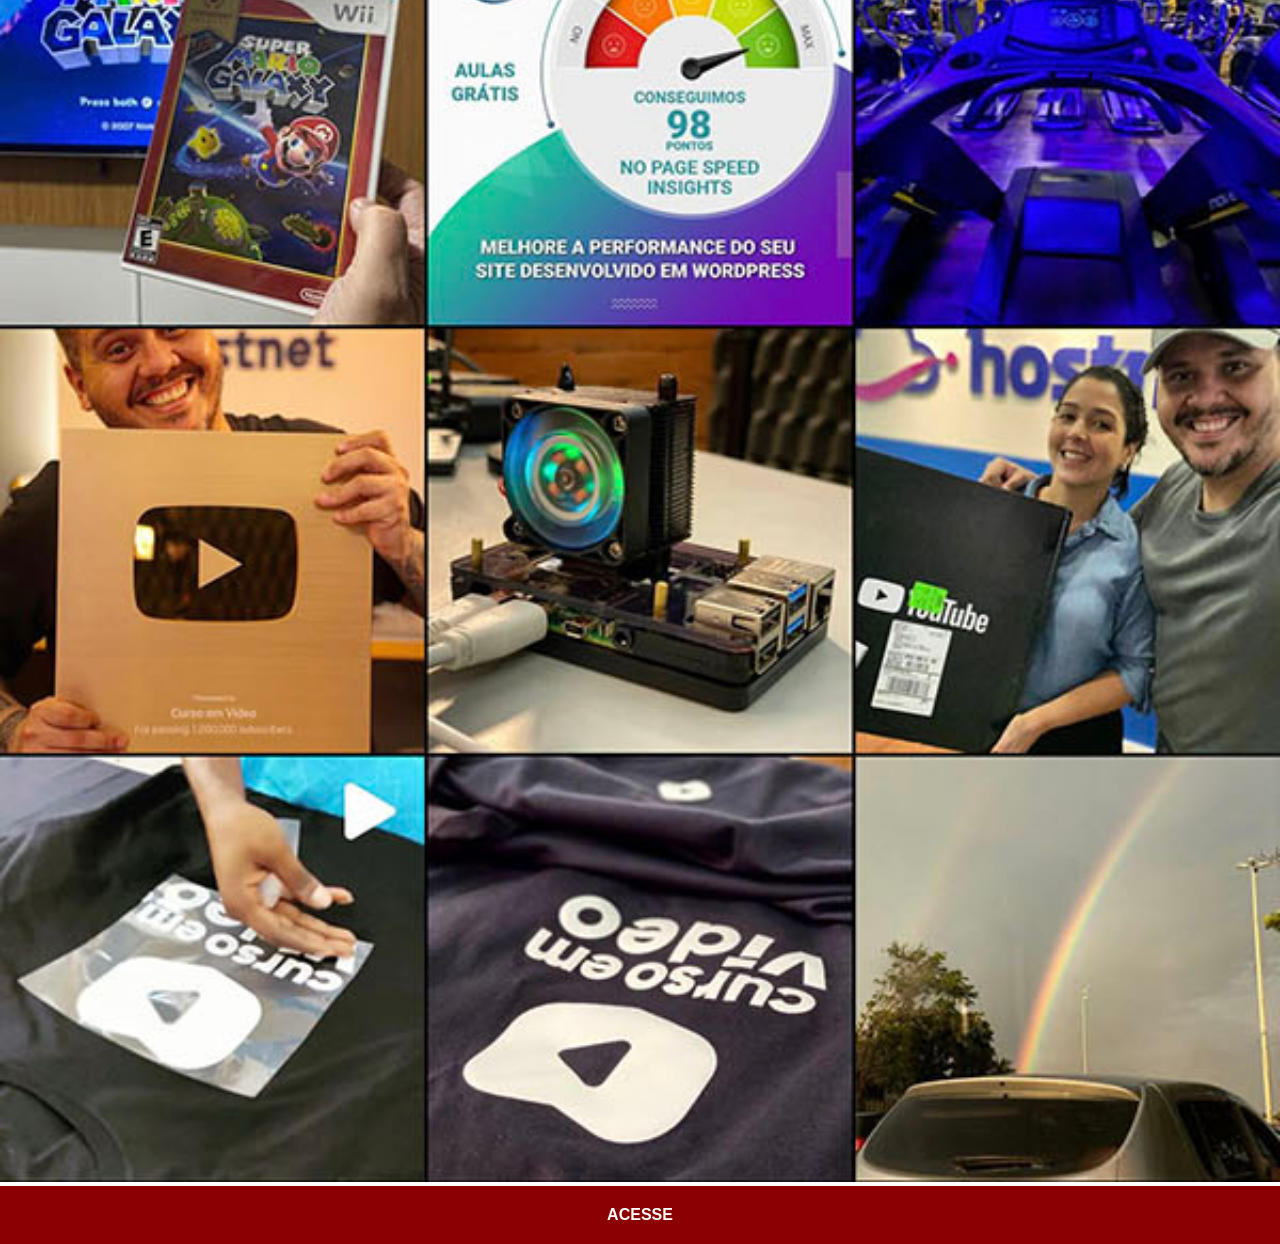
<file: instagram.html>
<!DOCTYPE html>
<html lang="pt-br">
<head>
    <meta charset="UTF-8">
    <meta name="viewport" content="width=device-width, initial-scale=1.0">
    <title>Instagram</title>
    <link rel="stylesheet" href="estilos/social.css">
</head>
<body>
    <img src="imagens/tela-instagram.jpg" alt="Instagram">
    <a href="https://www.instagram.com/gustavoguanabara/" target="_blank">ACESSE</a>
</body>
</html>
</file>
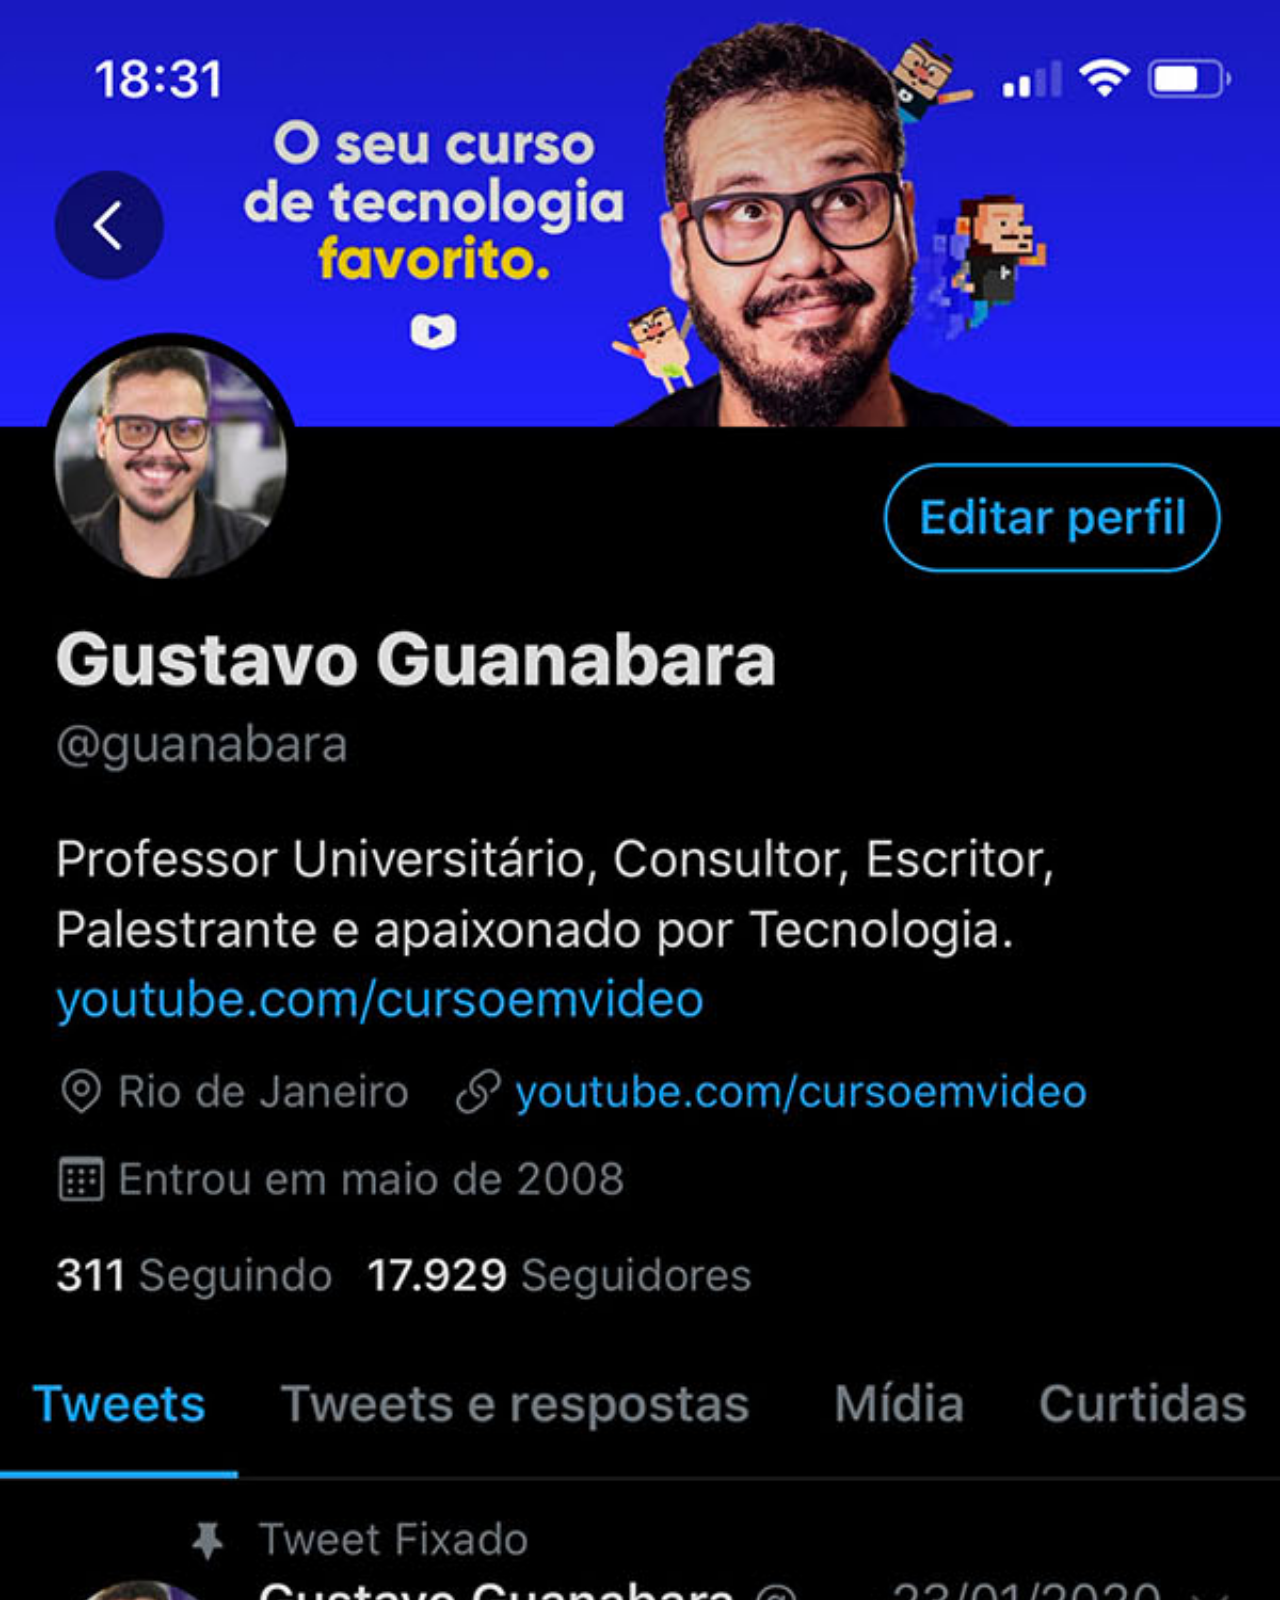
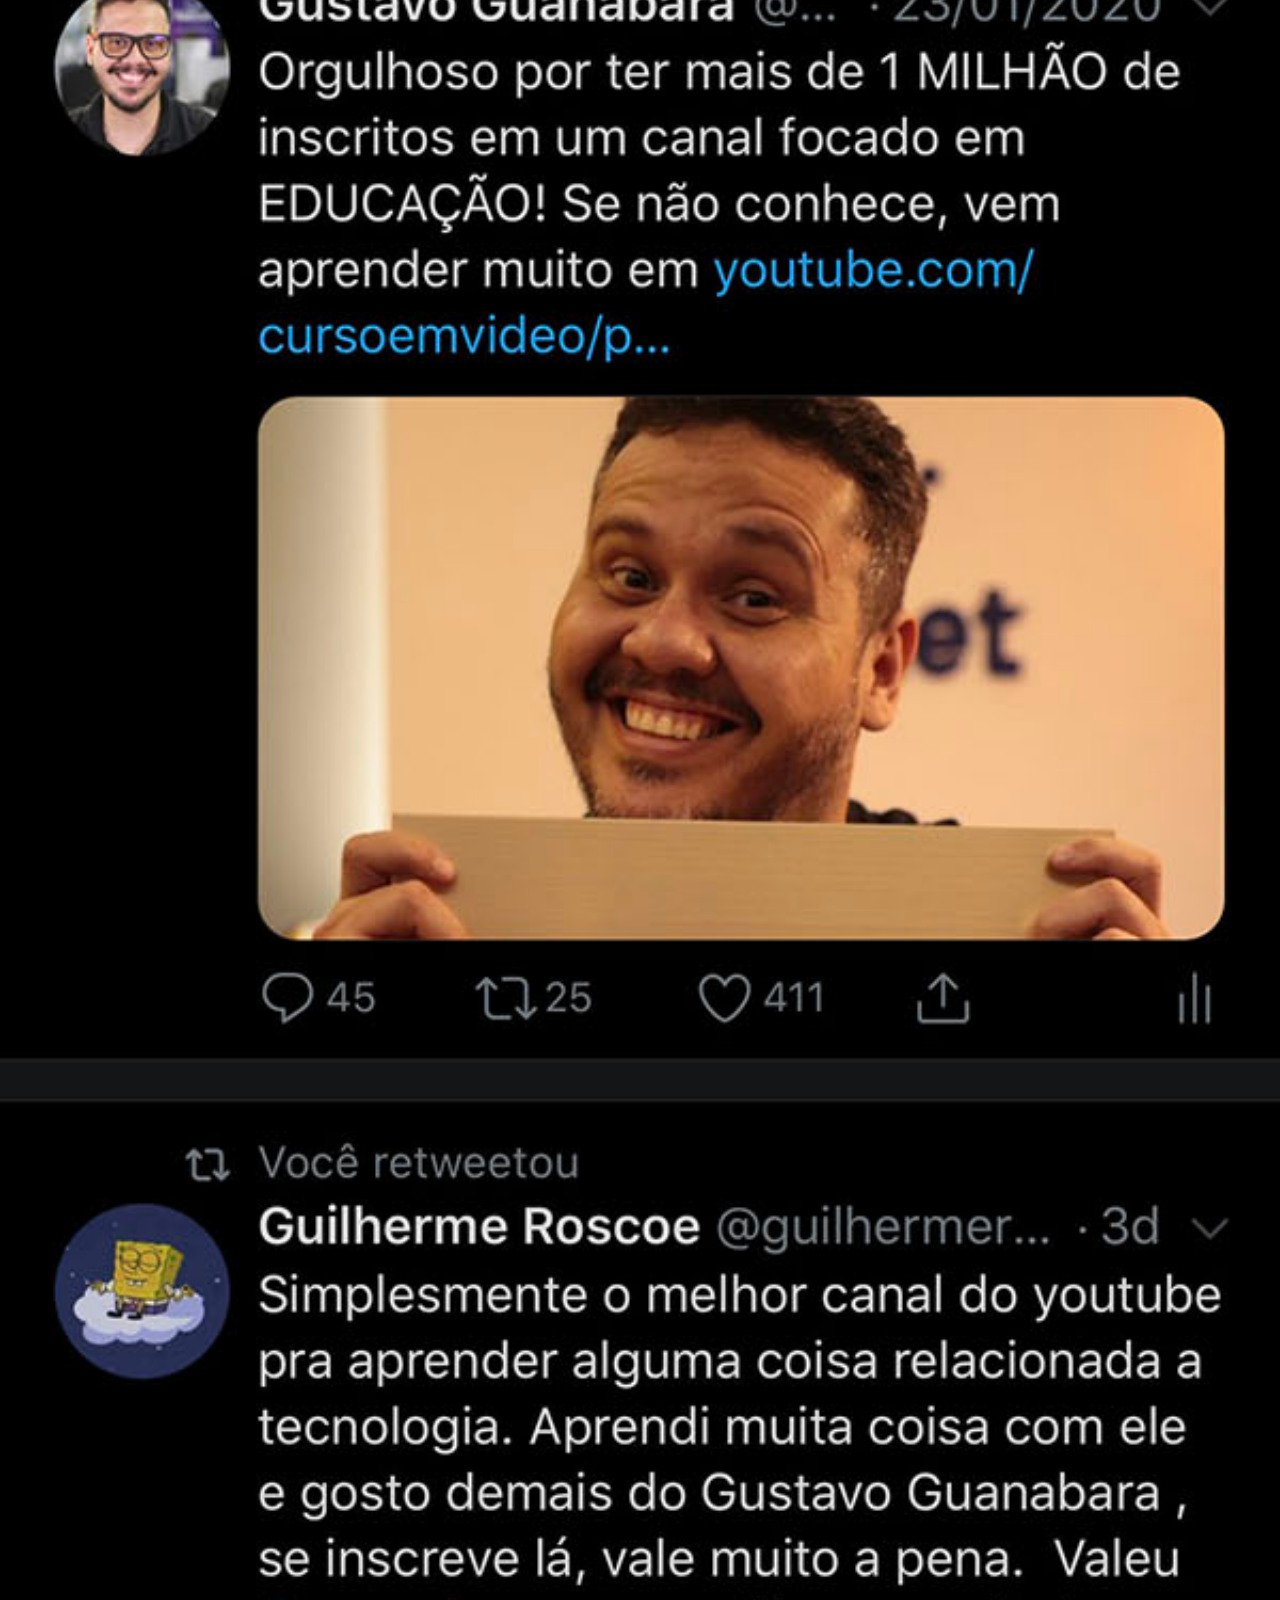
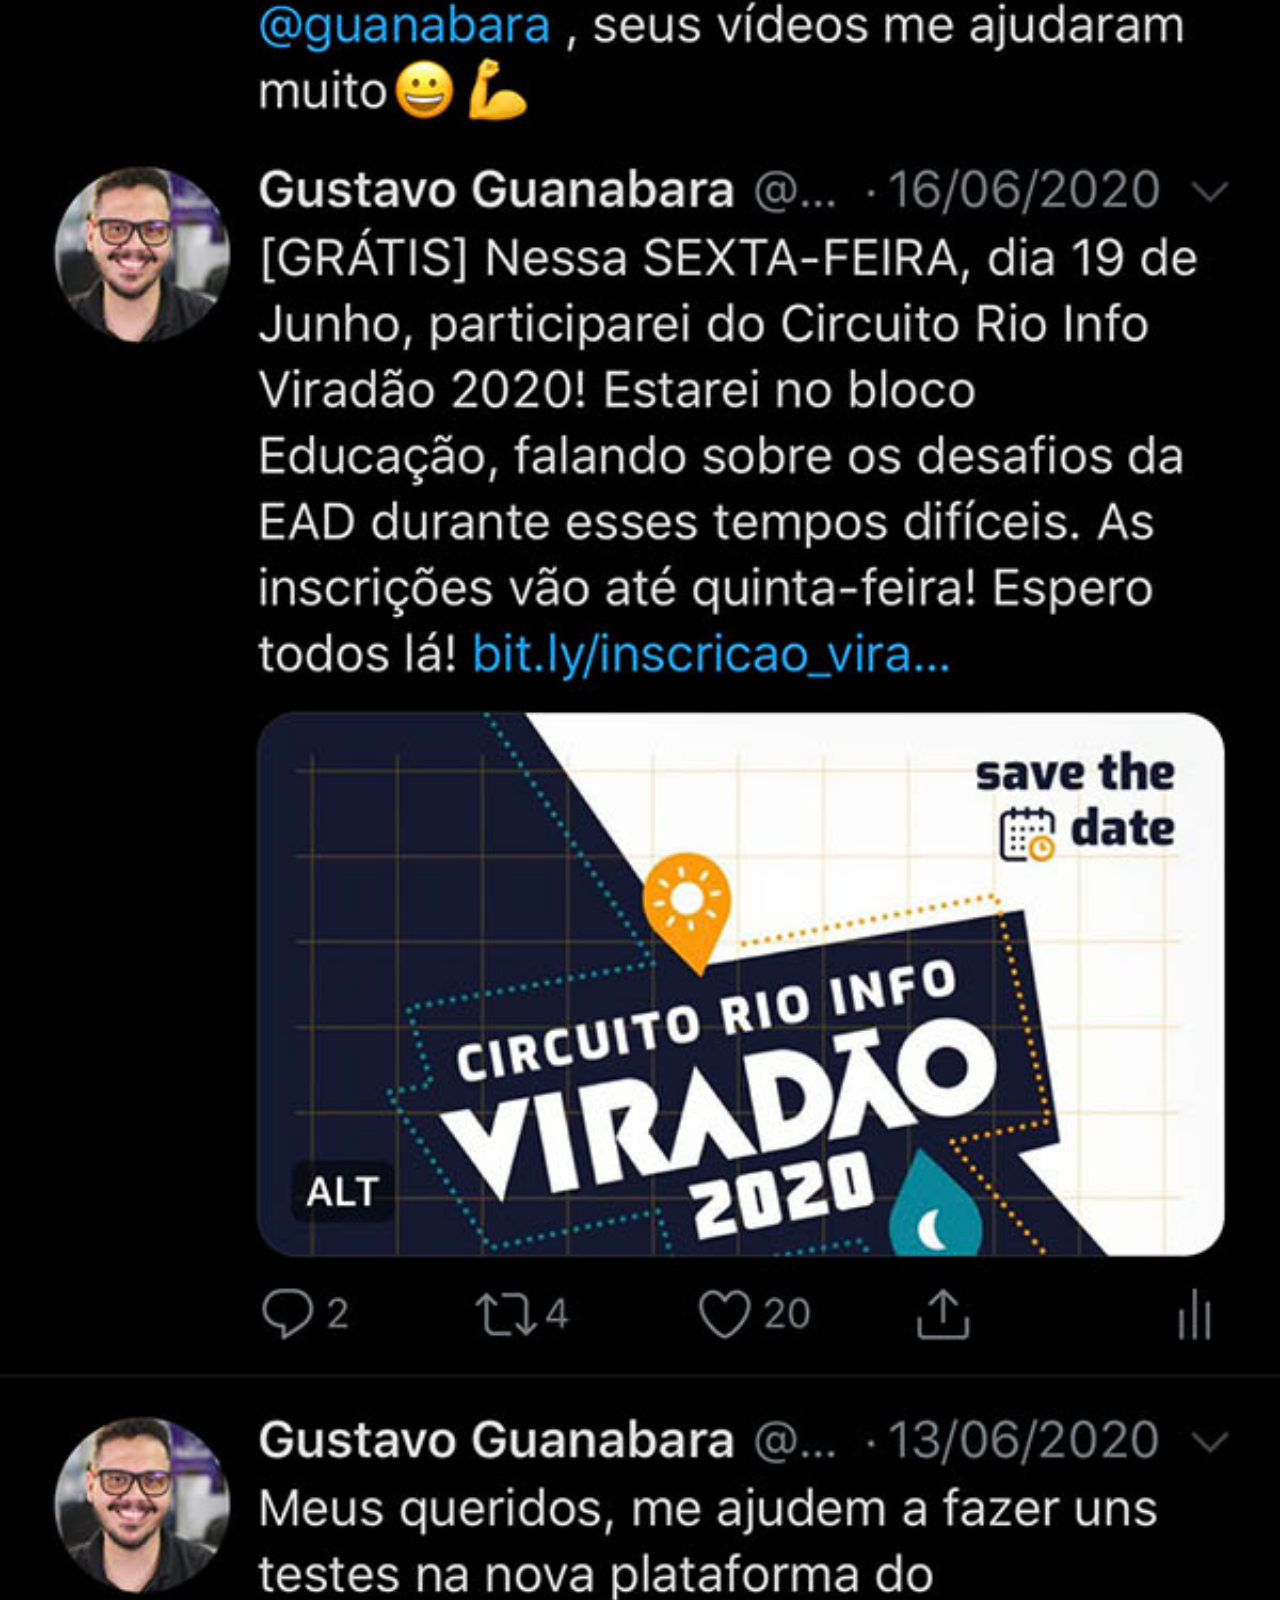
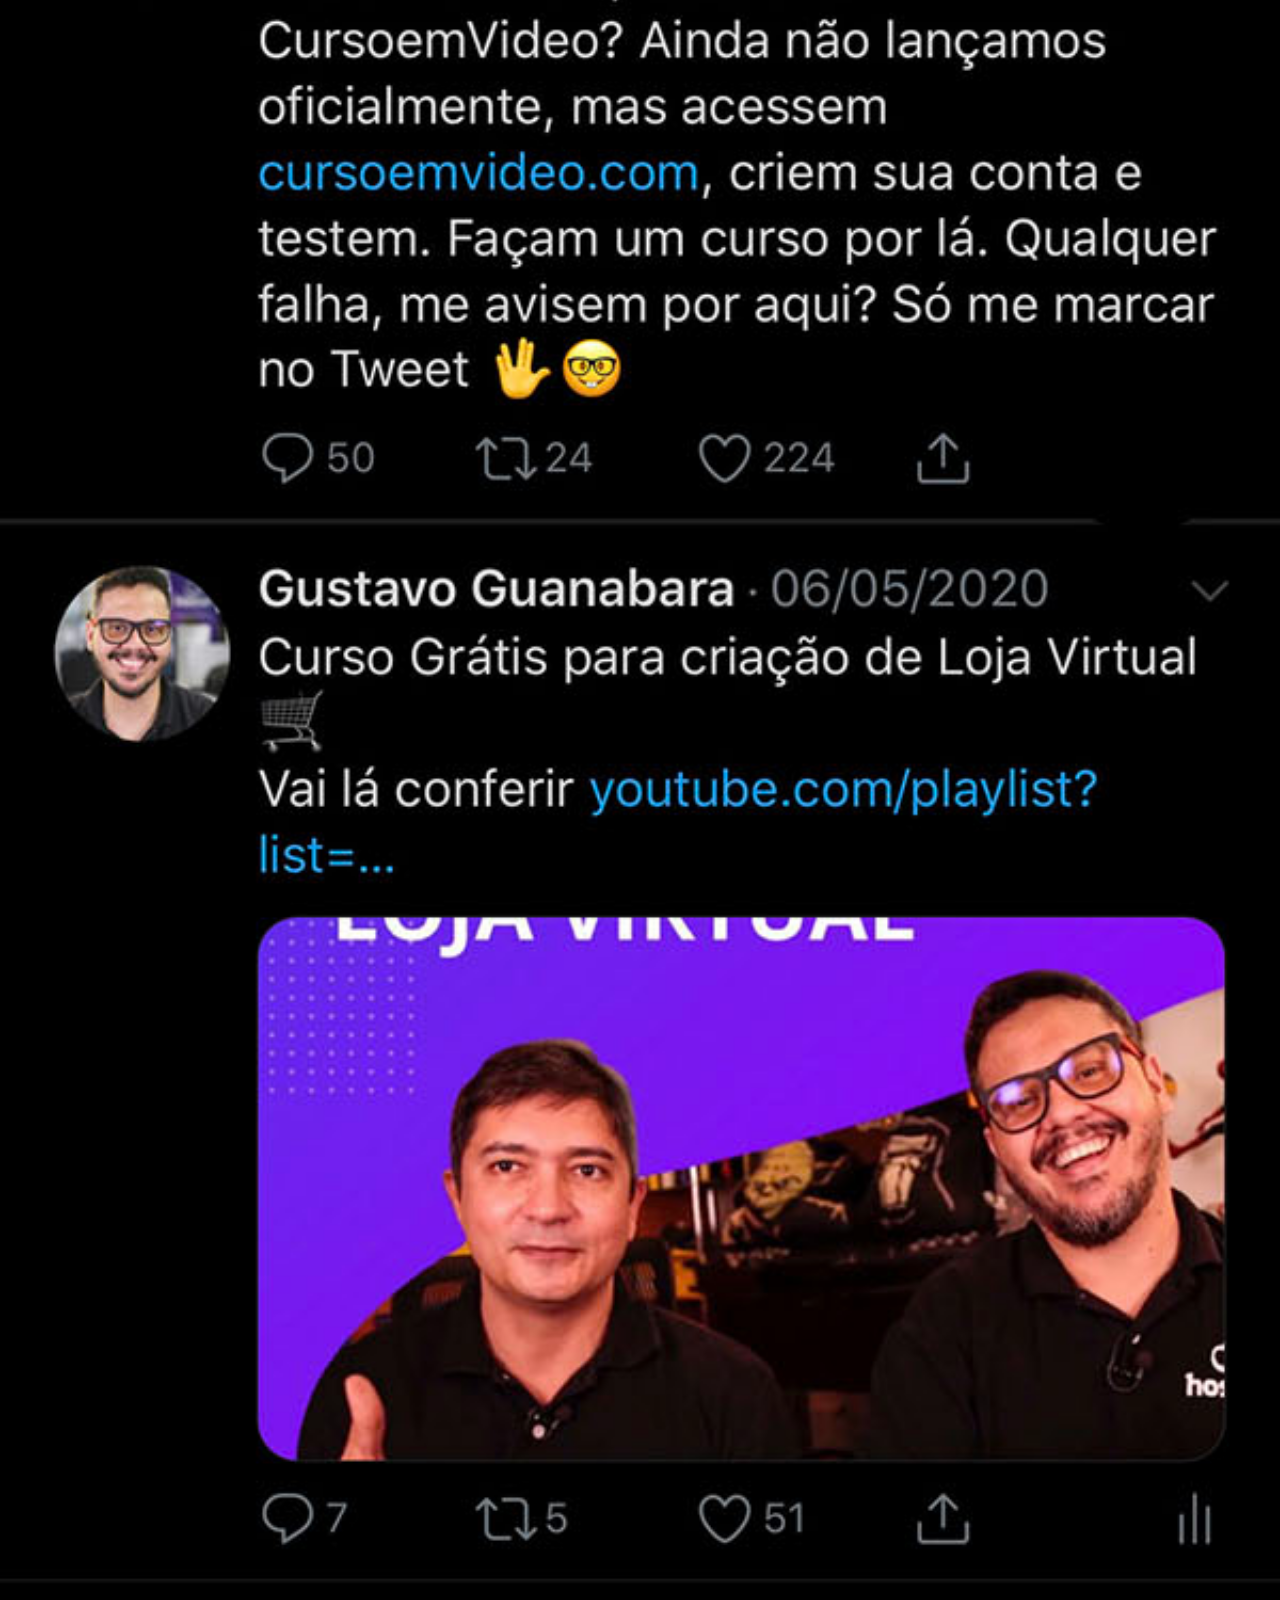
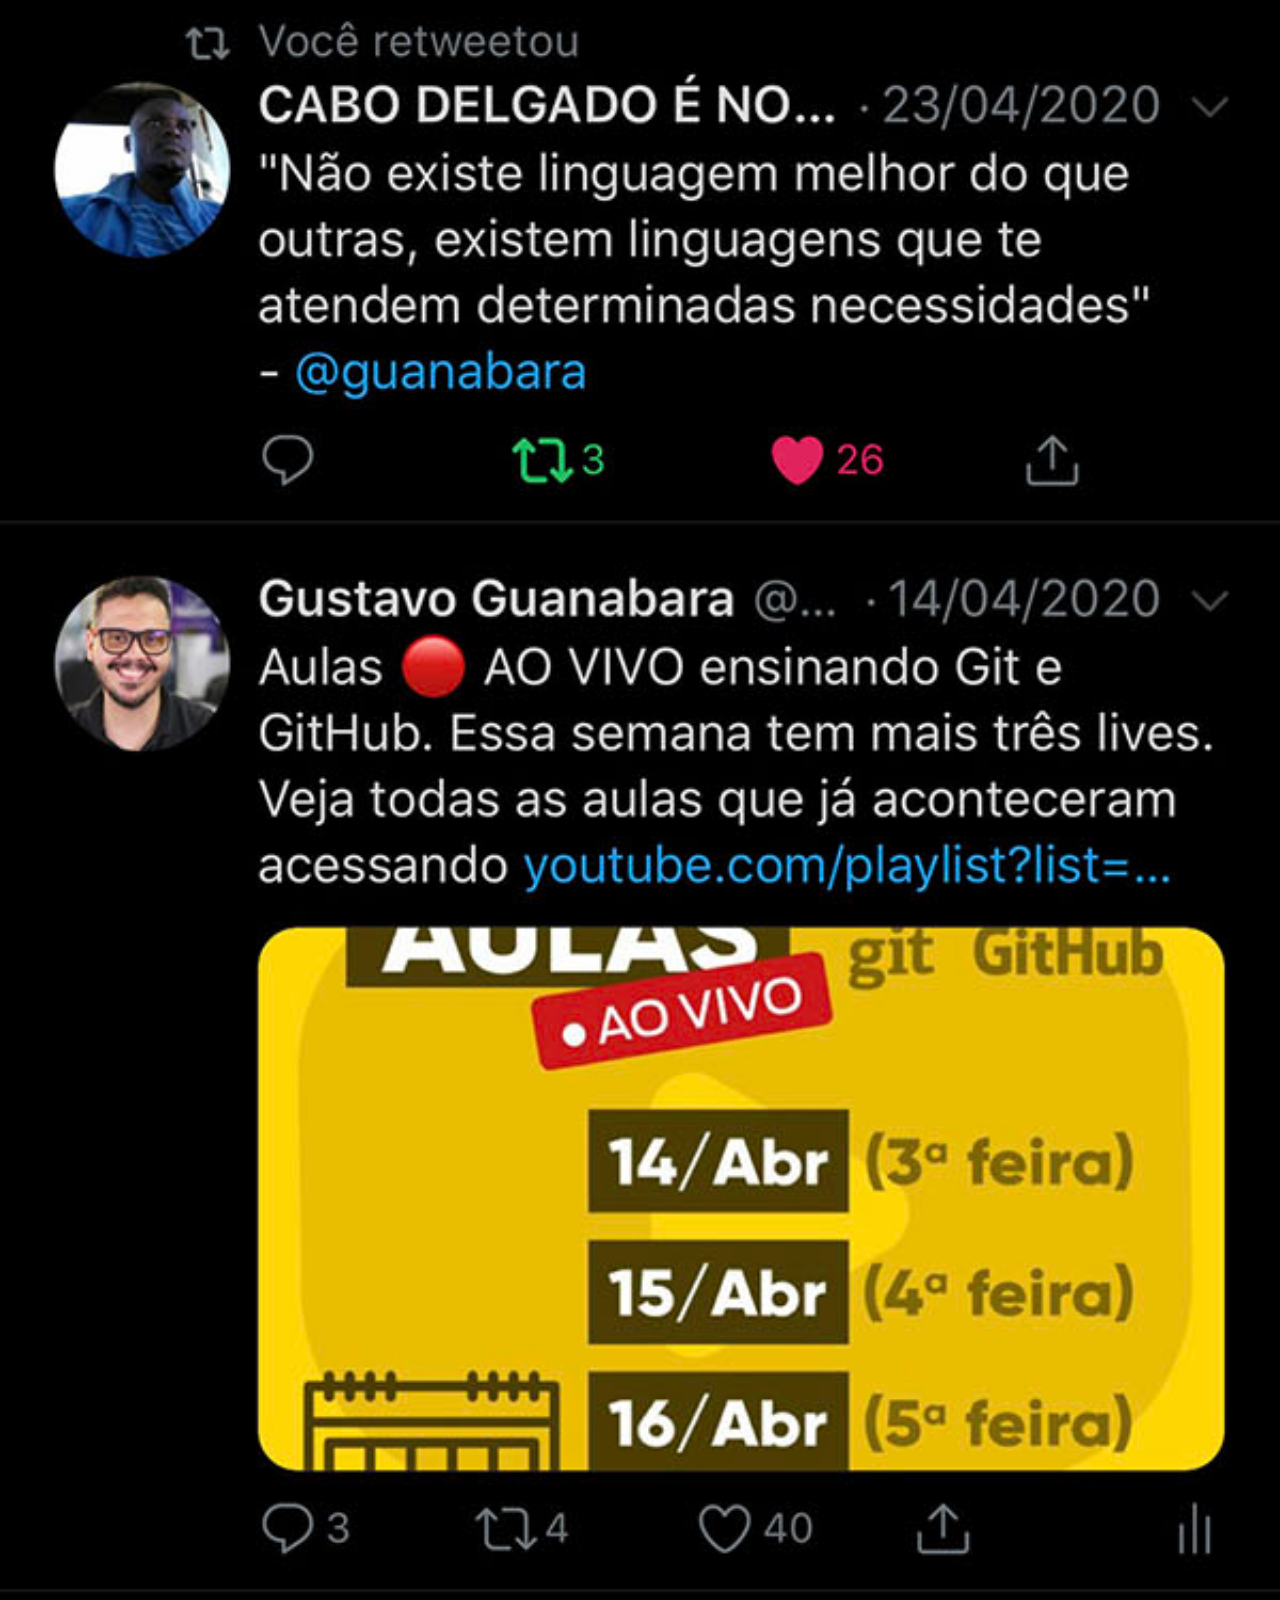
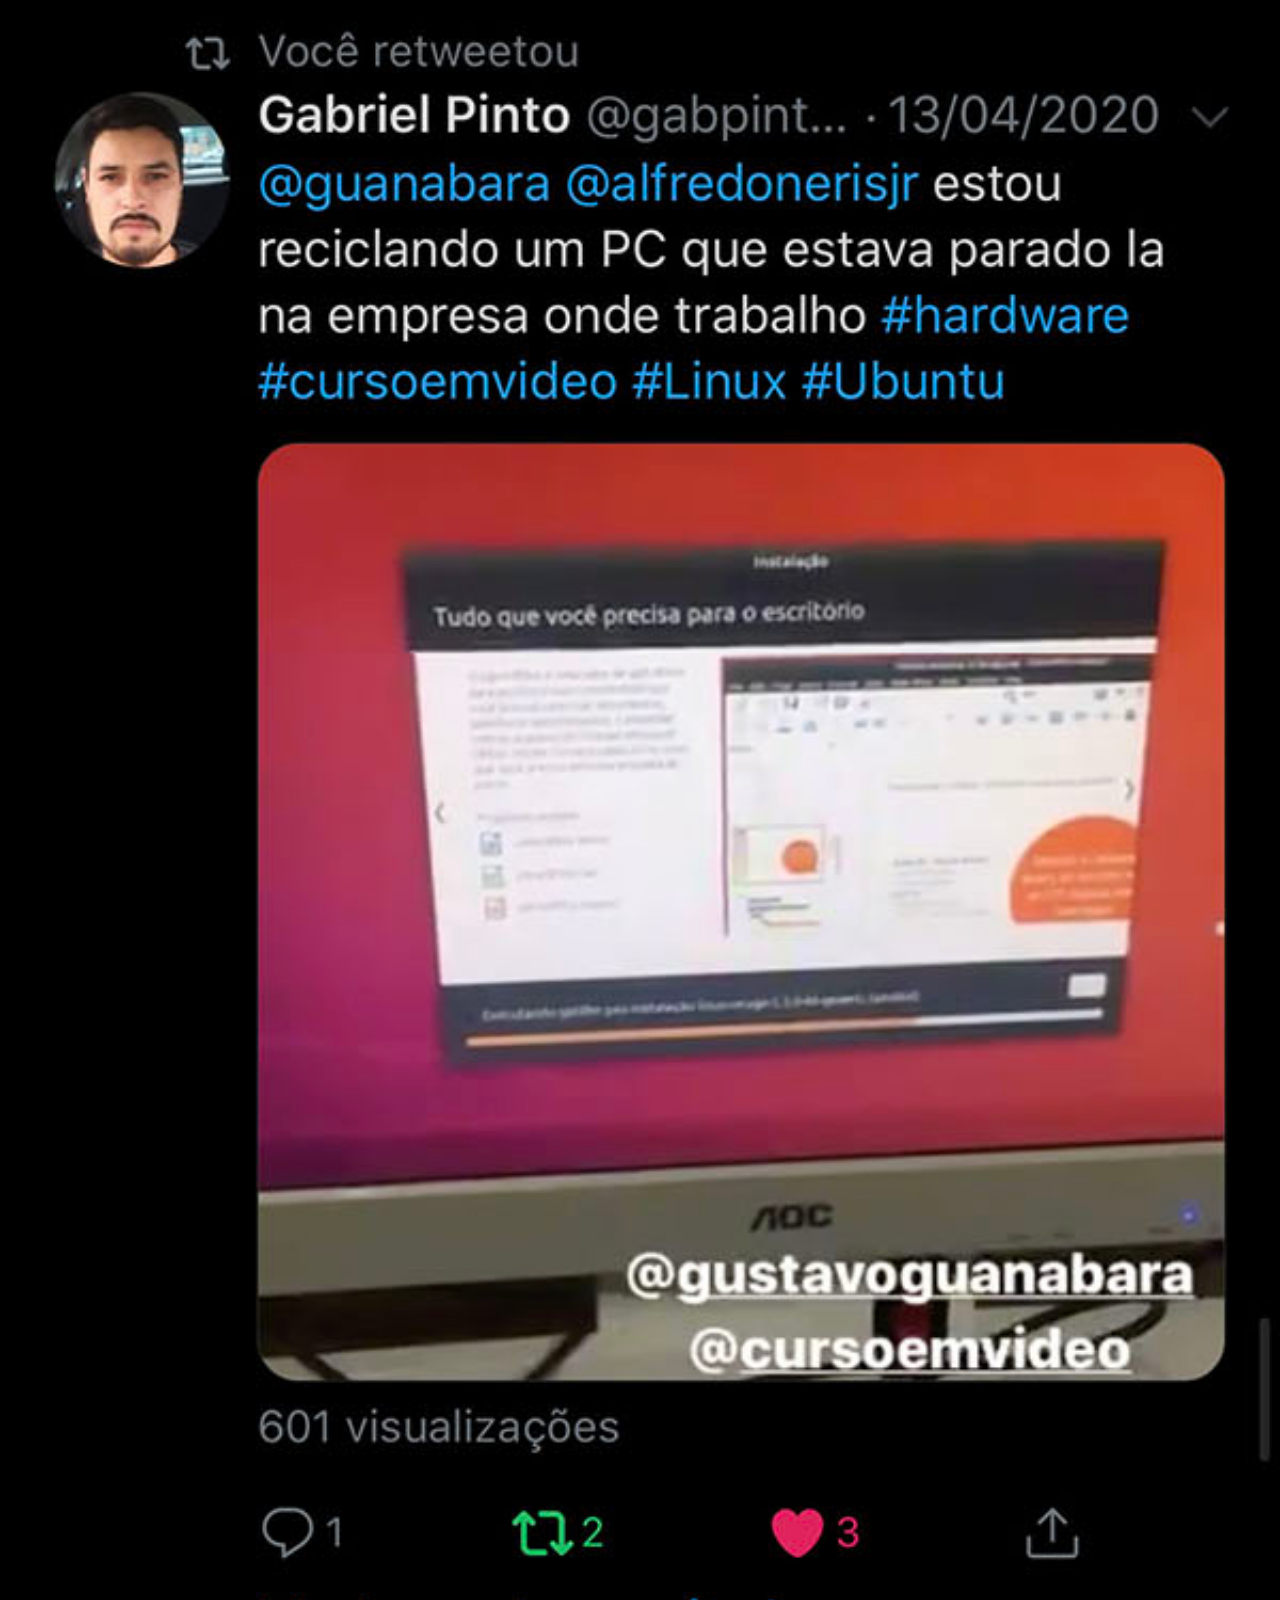
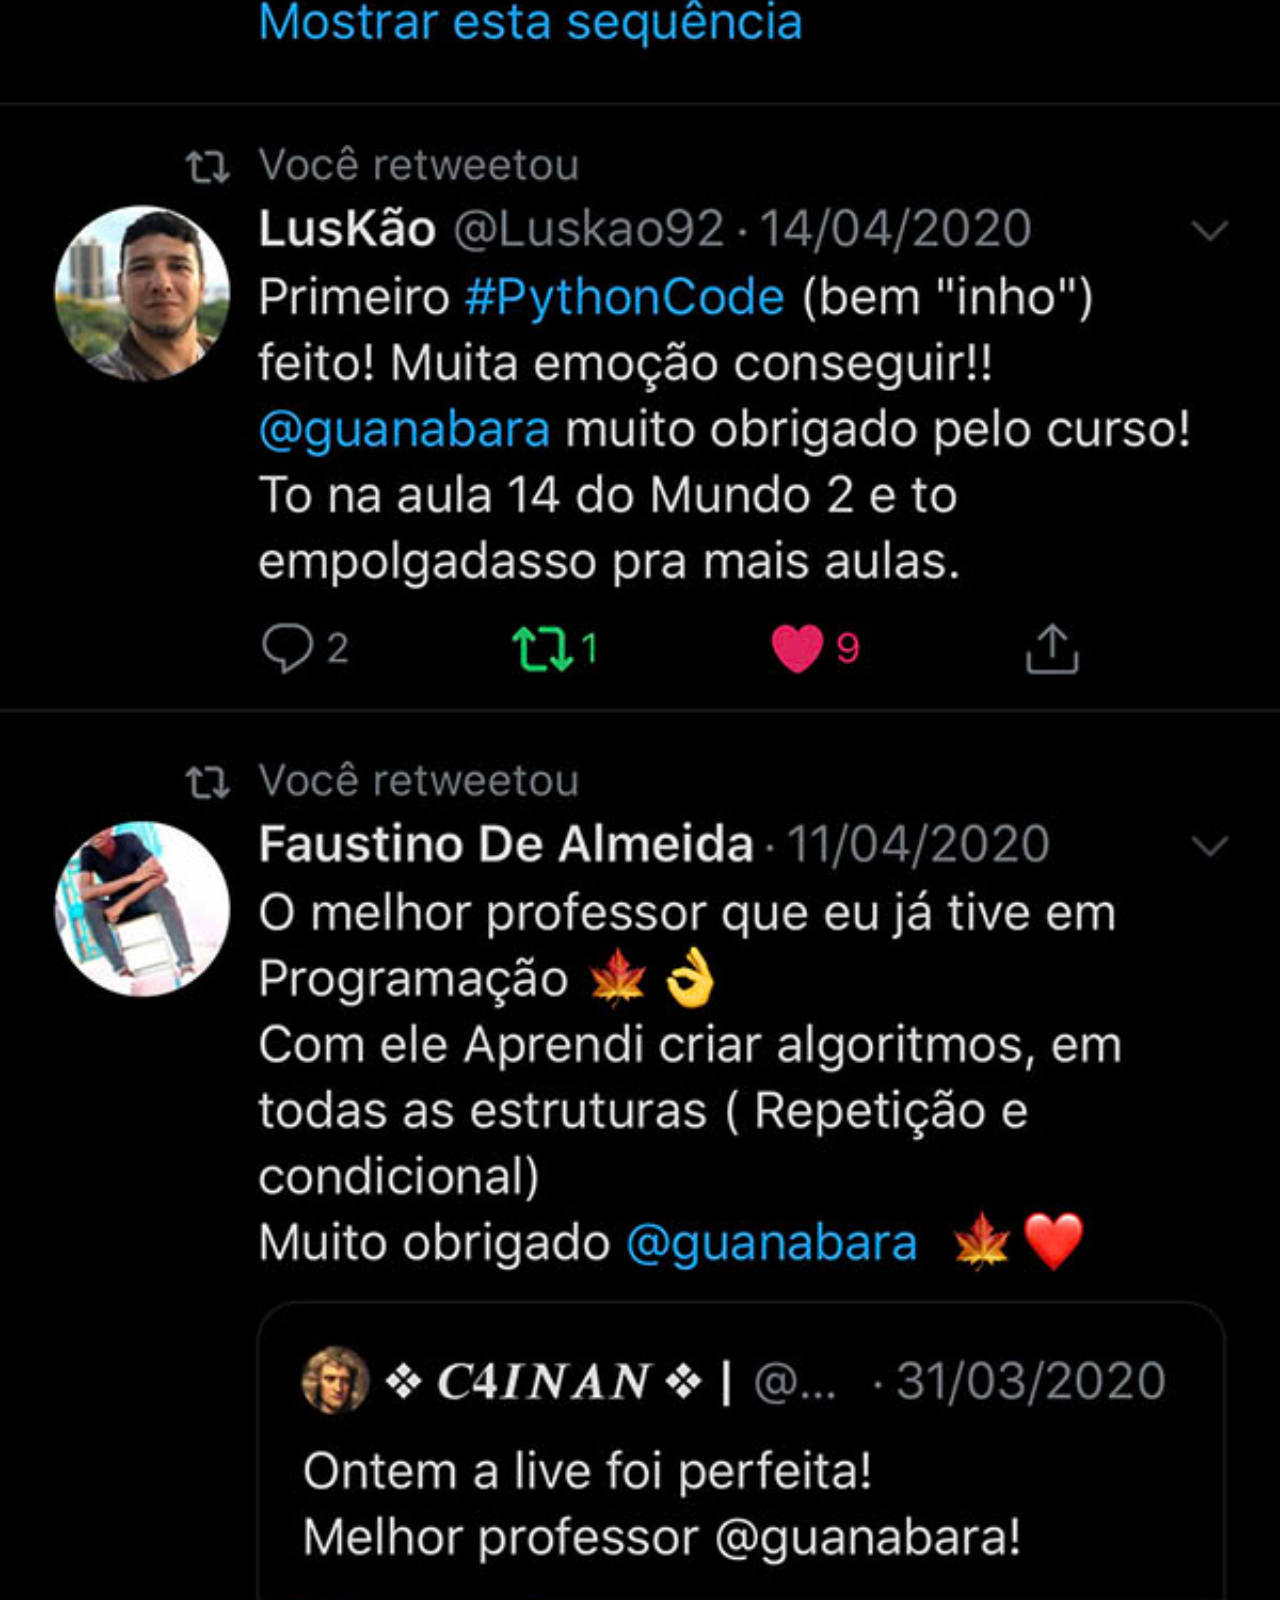
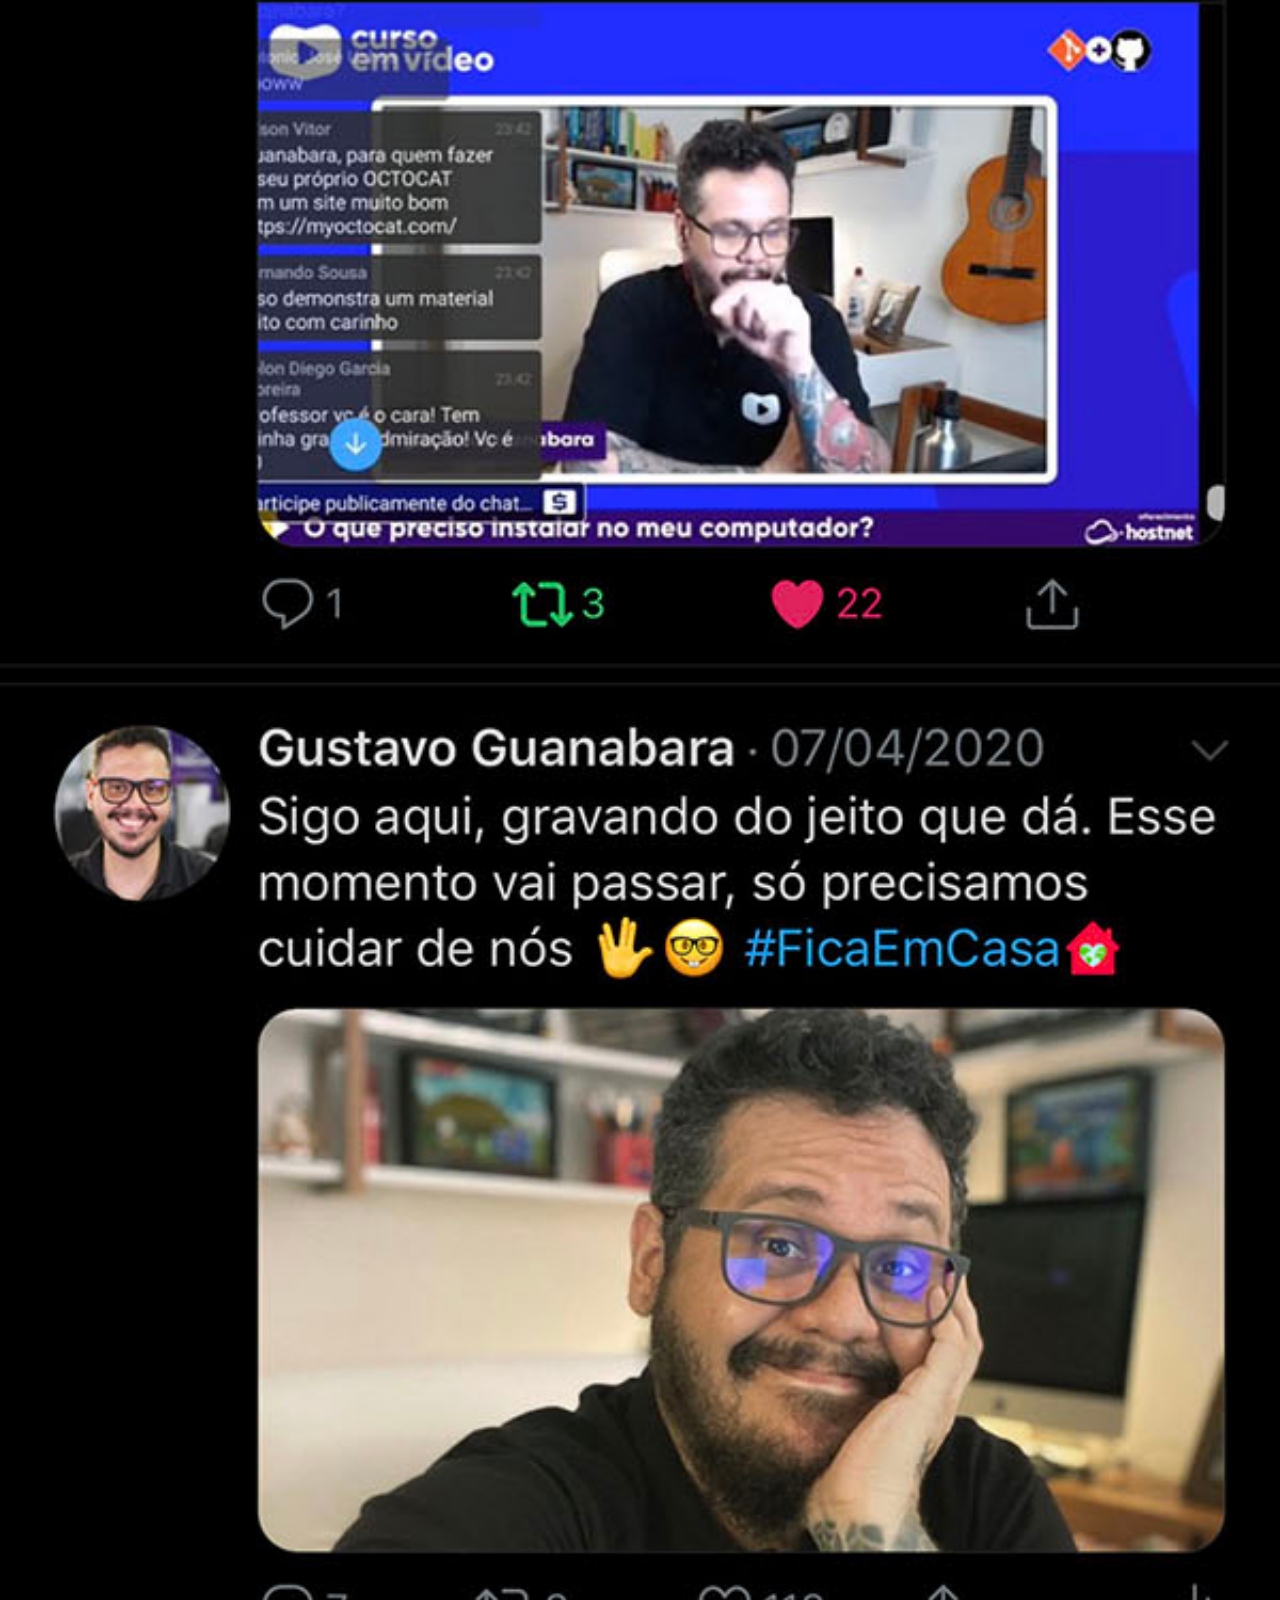
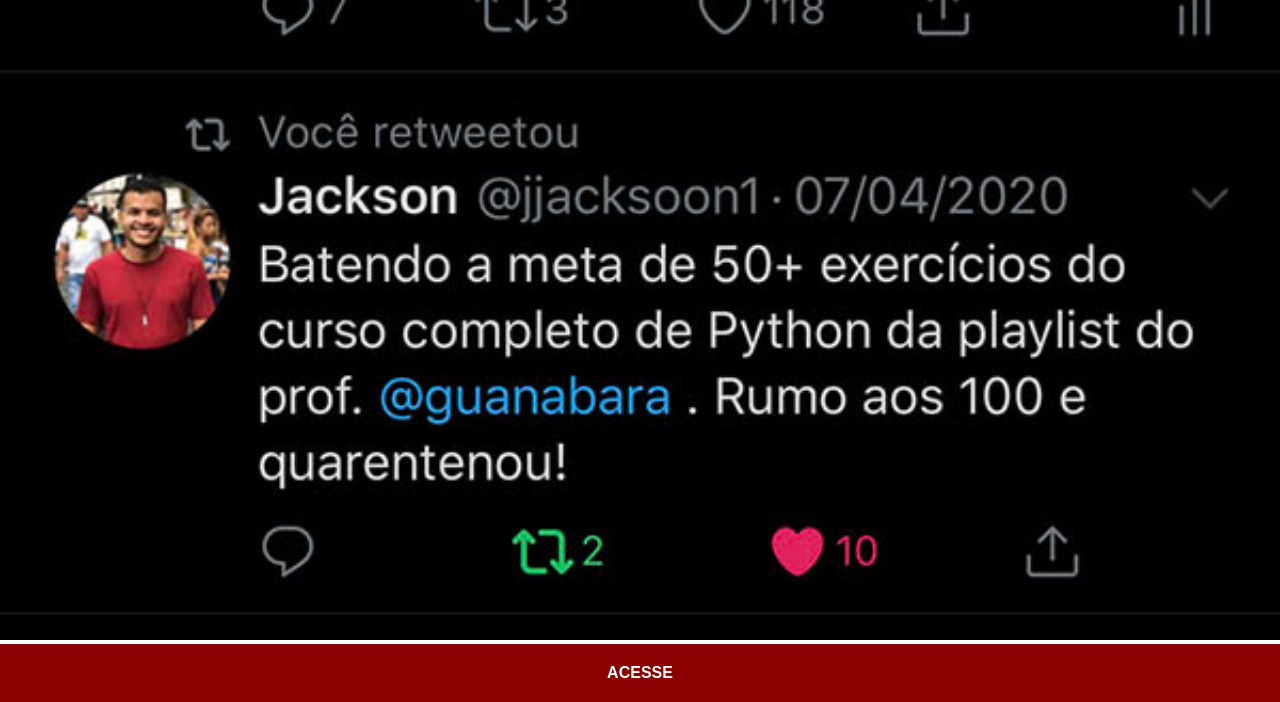
<file: twitter.html>
<!DOCTYPE html>
<html lang="pt-br">
<head>
    <meta charset="UTF-8">
    <meta name="viewport" content="width=device-width, initial-scale=1.0">
    <title>Twitter</title>
    <link rel="stylesheet" href="estilos/social.css">
</head>
<body>
    <img src="imagens/tela-twitter.jpg" alt="Twitter">
    <a href="https://twitter.com/guanabara" target="_blank">ACESSE</a>
</body>
</html>
</file>
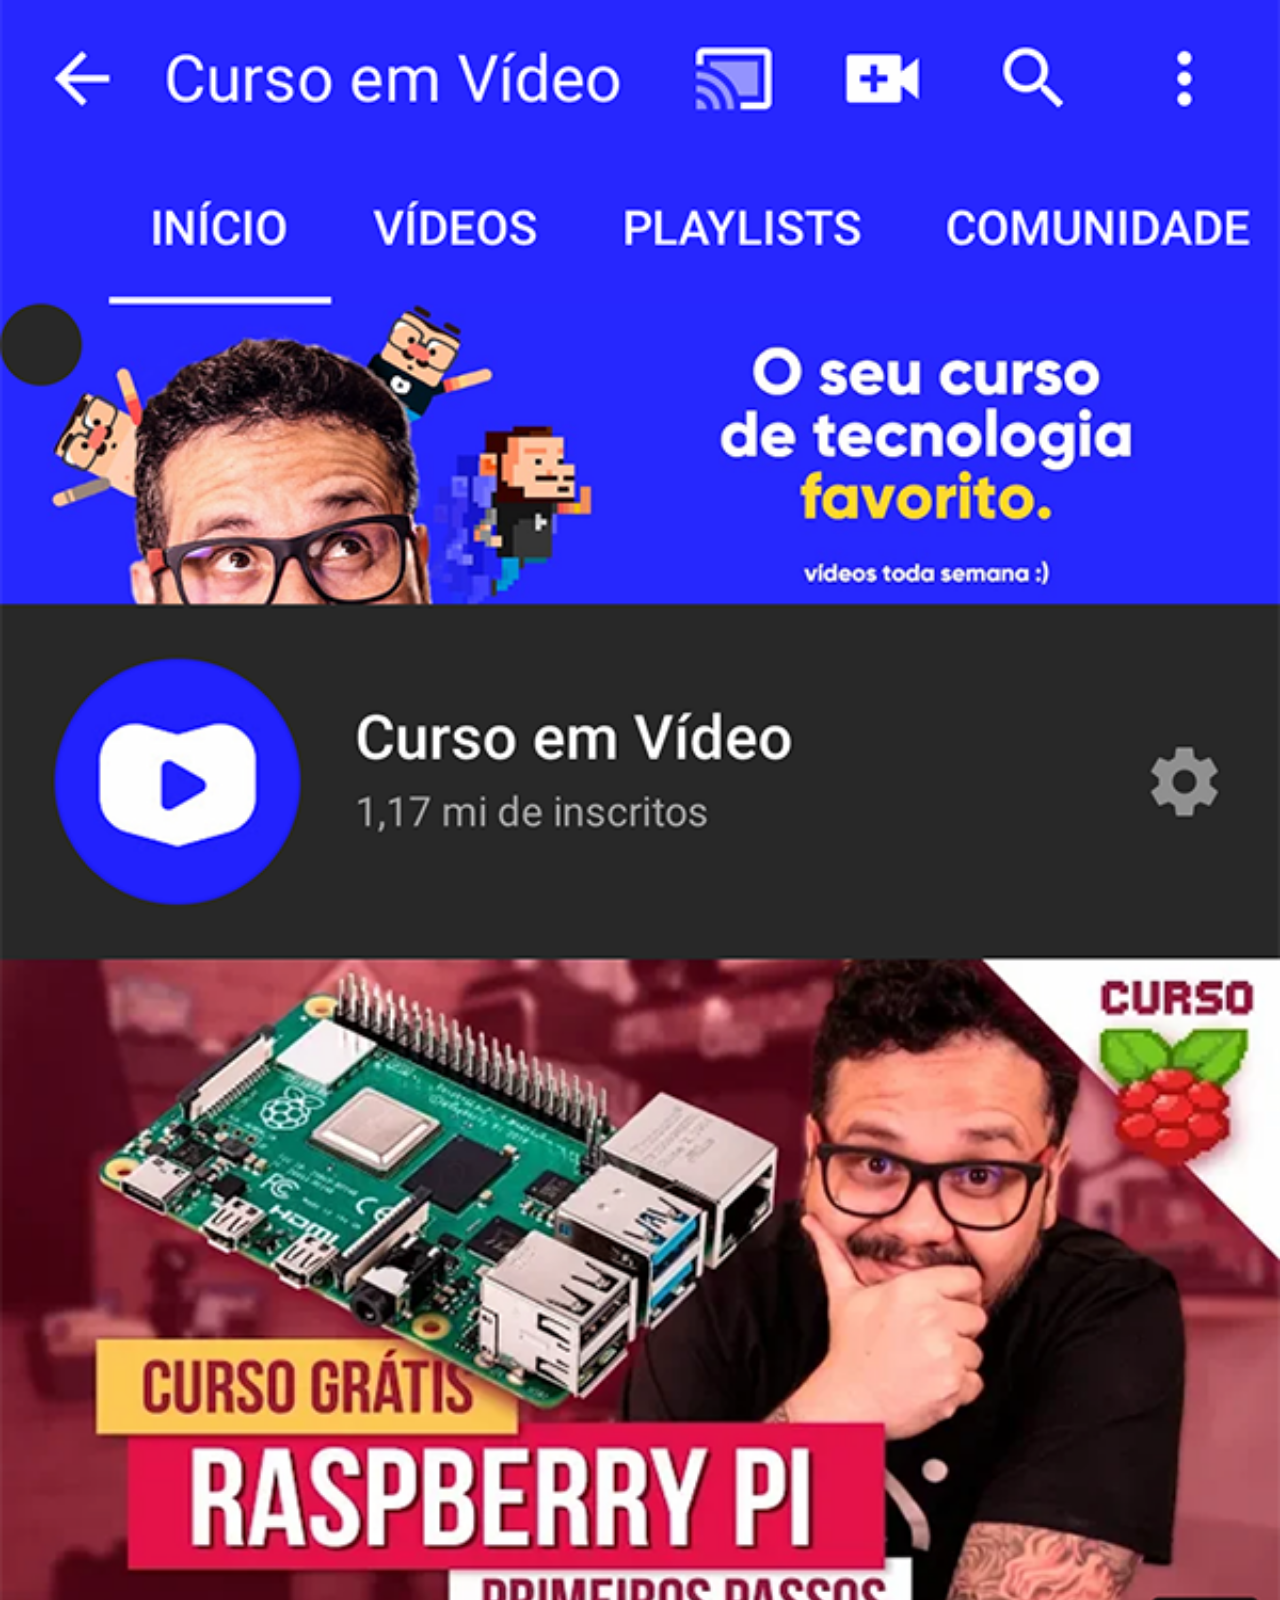
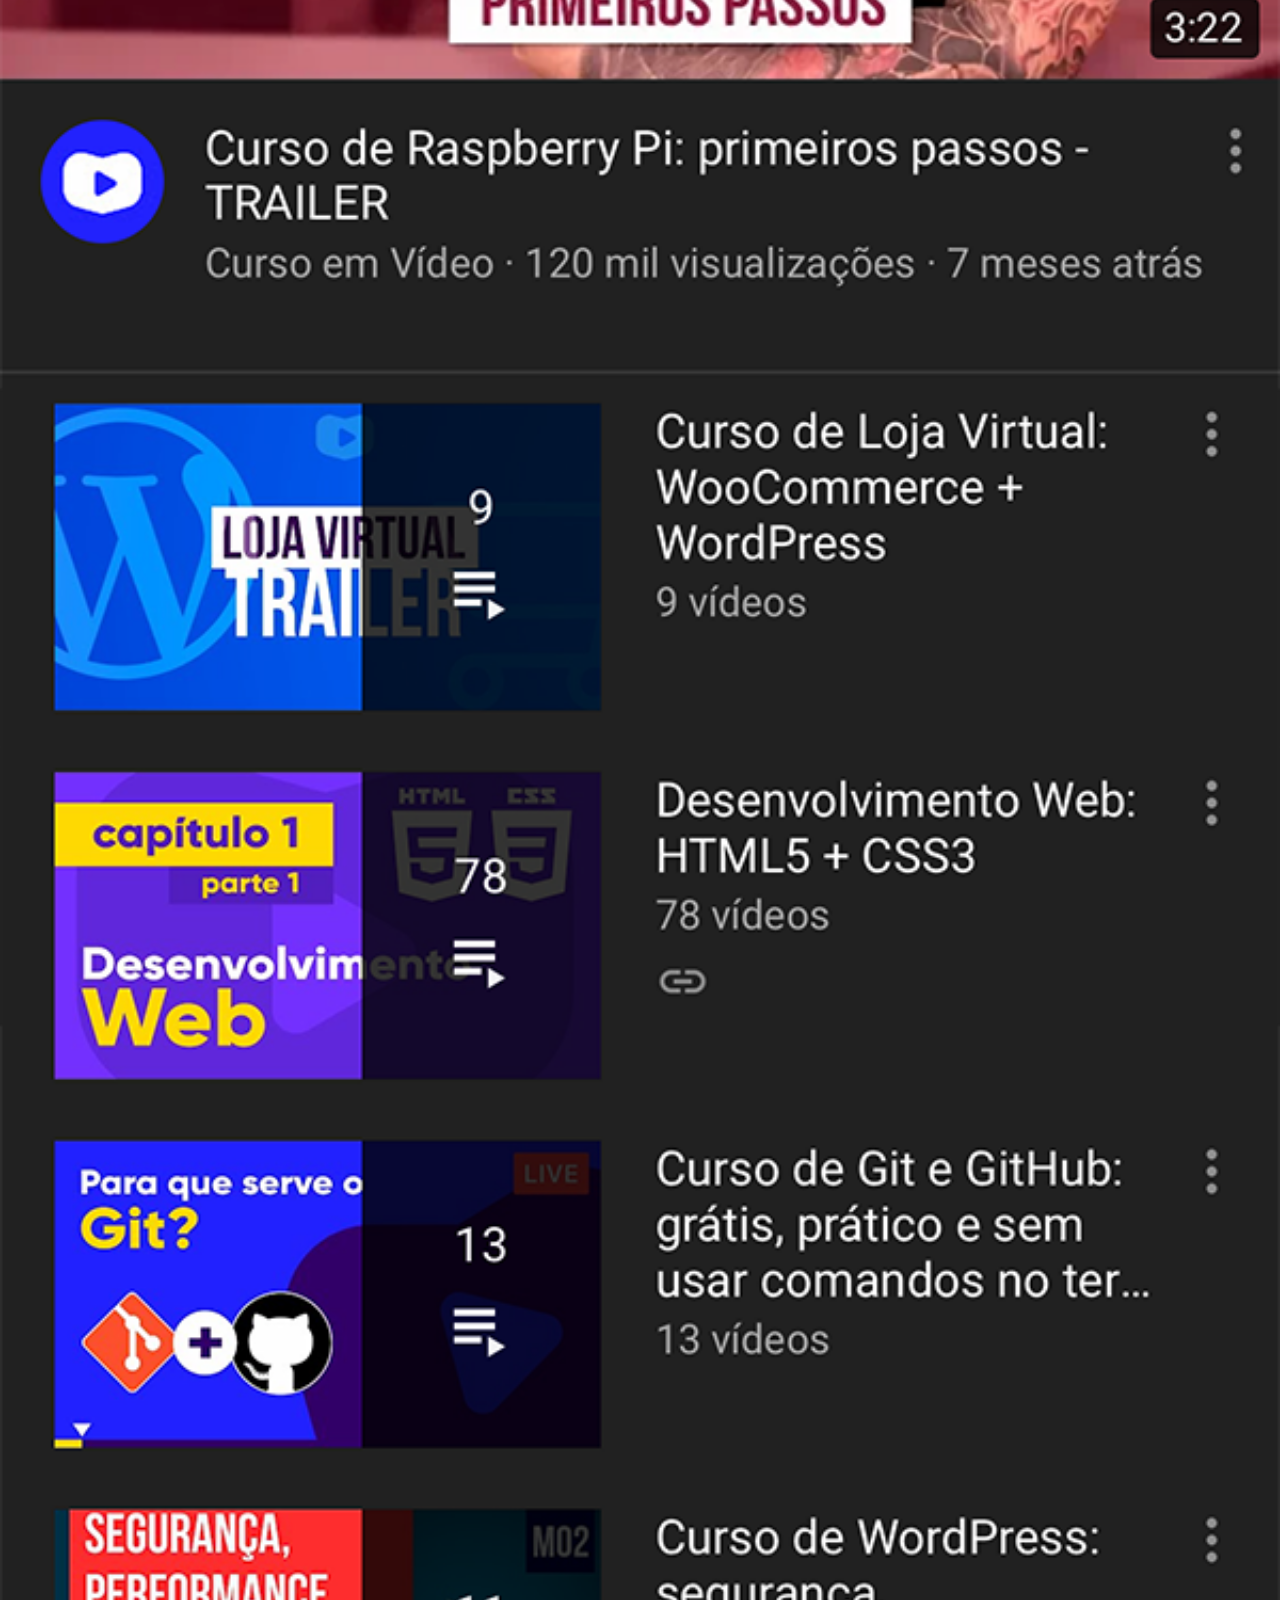
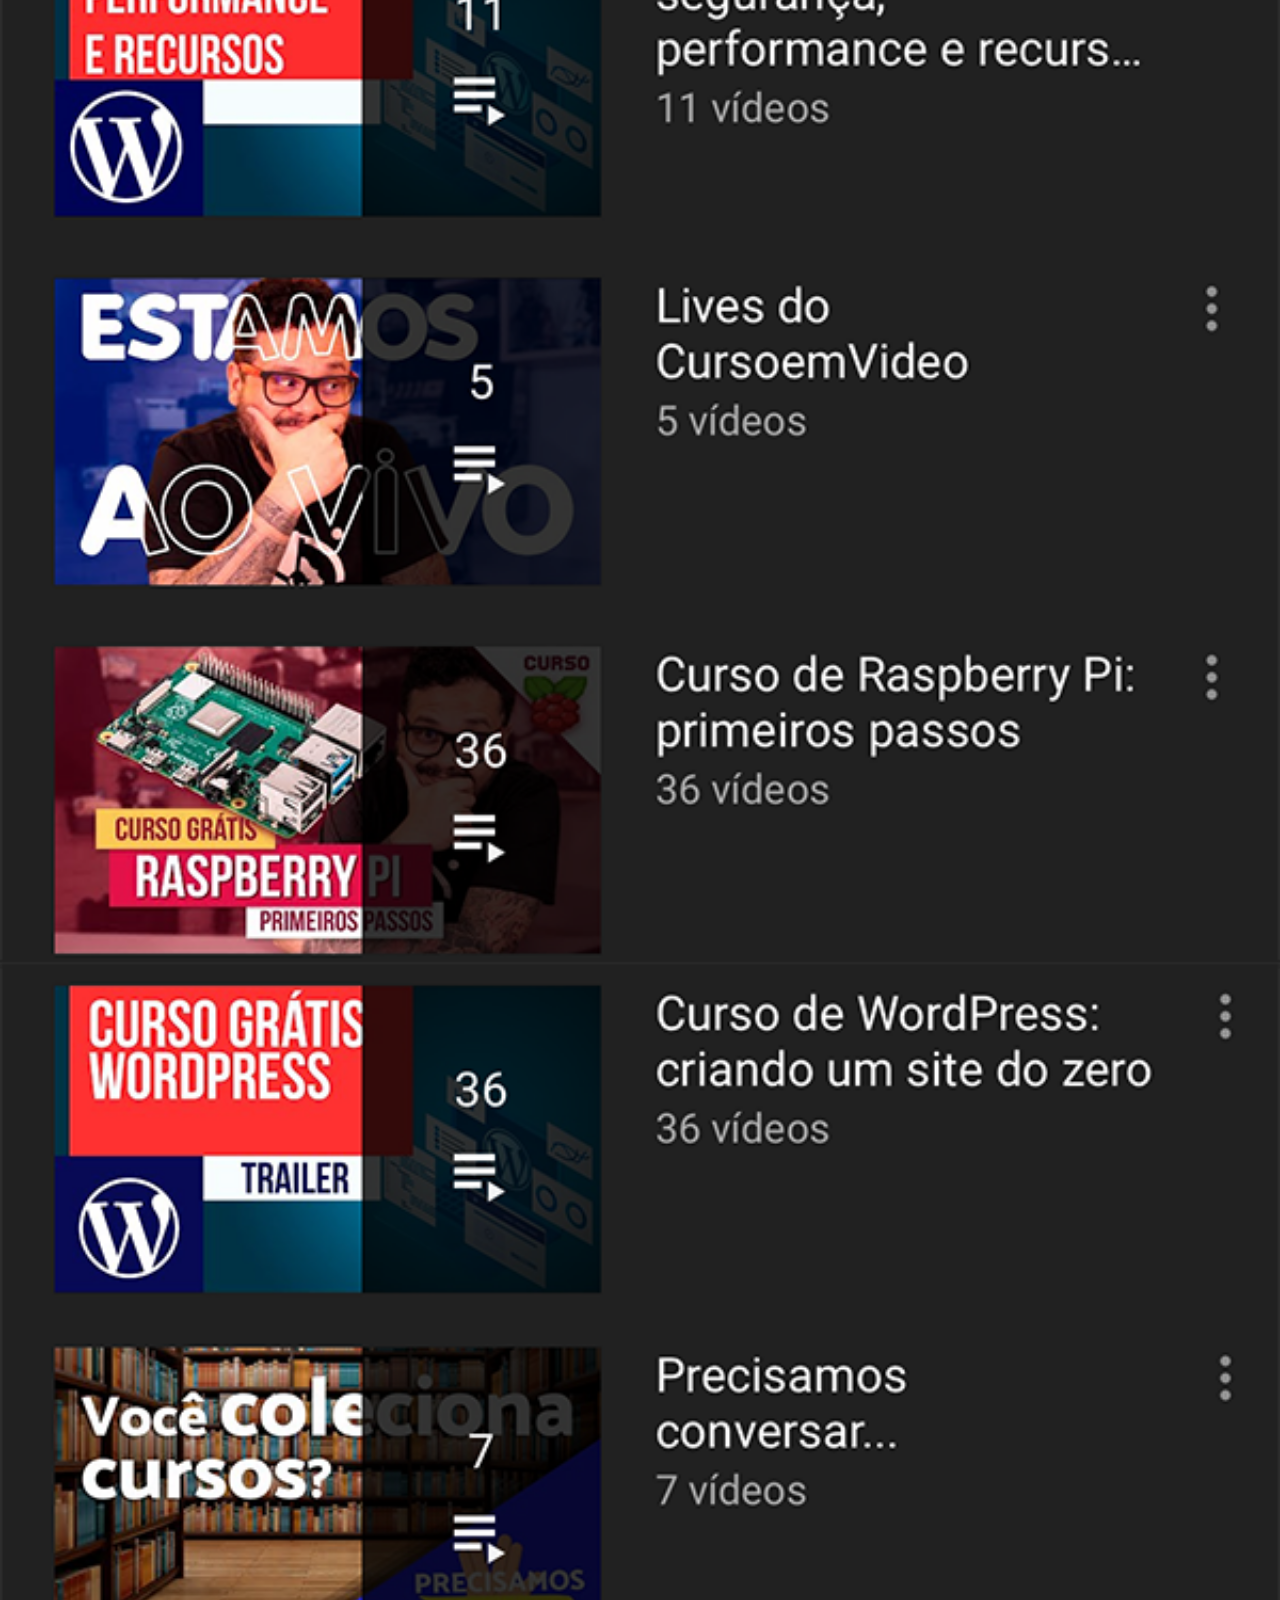
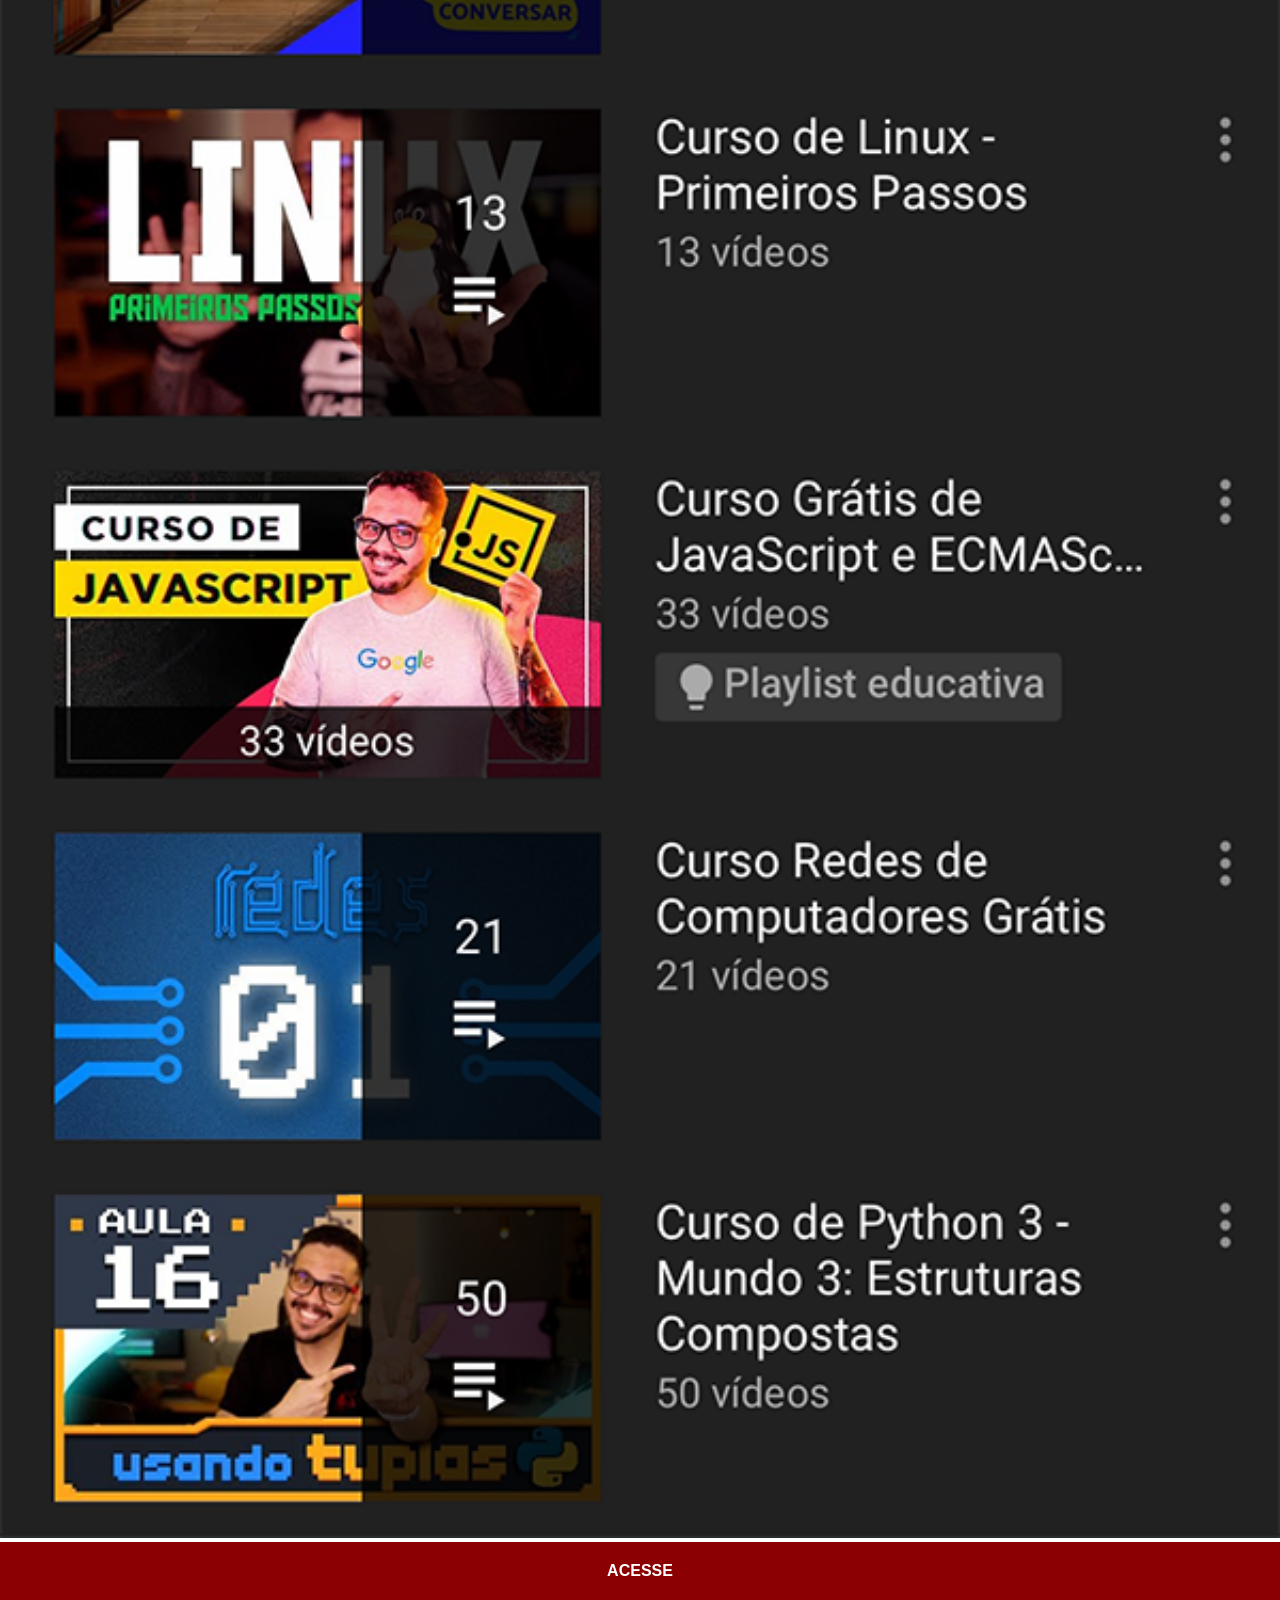
<file: youtube.html>
<!DOCTYPE html>
<html lang="pt-br">
<head>
    <meta charset="UTF-8">
    <meta name="viewport" content="width=device-width, initial-scale=1.0">
    <title>Youtube</title>
    <link rel="stylesheet" href="estilos/social.css">
</head>
<body>
    <img src="imagens/tela-youtube.png" alt="Youtube">
    <a href="https://www.youtube.com/@CursoemVideo/playlists" target="_blank">ACESSE</a>
</body>
</html>
</file>
<file: estilos/style.css>
@charset "UTF-8";

*{
    margin: 0px;
    padding: 0px;
    font-family: Arial, Helvetica, sans-serif;
}

html, body{
    height: 100vh;
    width: 100vw;
    background-color: black;
}

body{
    background: url('../imagens/fundo-madeira.jpg') no-repeat top center;
    background-size: cover;
    background-attachment: fixed;
}

main{
    position: relative;
    height: 100vh;
}

section#telefone{
    position: absolute;
    top: 50%;
    left: 50%;
    transform: translate(-50%, -50%);

    height: 627px;
    width: 311px;
    background: url('../imagens/frame-iphone.png') no-repeat;
}

iframe#tela{
    position: relative;
    top: 80px;
    left: 22px;
    width: 267px;
    height: 471px;
}

section#redes-sociais{
    text-align: right;
}

section#redes-sociais img{
    width: 50px;
    margin: 10px;
    border-radius: 50%;
    box-shadow: 2px 2px 5px rgba(0, 0, 0, 0.400);
    box-sizing: border-box;
}

section#redes-sociais img:hover{
    border: 2px solid rgb(255, 255, 255, 0.637);
    transform: translate(-3px, -3px);
    box-shadow: 5px 5px 10px black rgba(0, 0, 0, 0.623);
    transition: transform .3s, border 1s;
}
</file>
<file: estilos/social.css>
@charset "UTF-8";

*{
    margin: 0px;
    padding: 0px;
    font-family: Arial, Helvetica, sans-serif;
}

::-webkit-scrollbar {
    width: 0px;
    height: 0px;
}

img{
    width: 100vw;
}

a{
    display: block;
    background-color: darkred;
    color: white;
    padding: 20px;
    text-align: center;
    font-weight: bolder;
    text-decoration: none;
}

a:hover{
    background-color: red;
}
</file>
